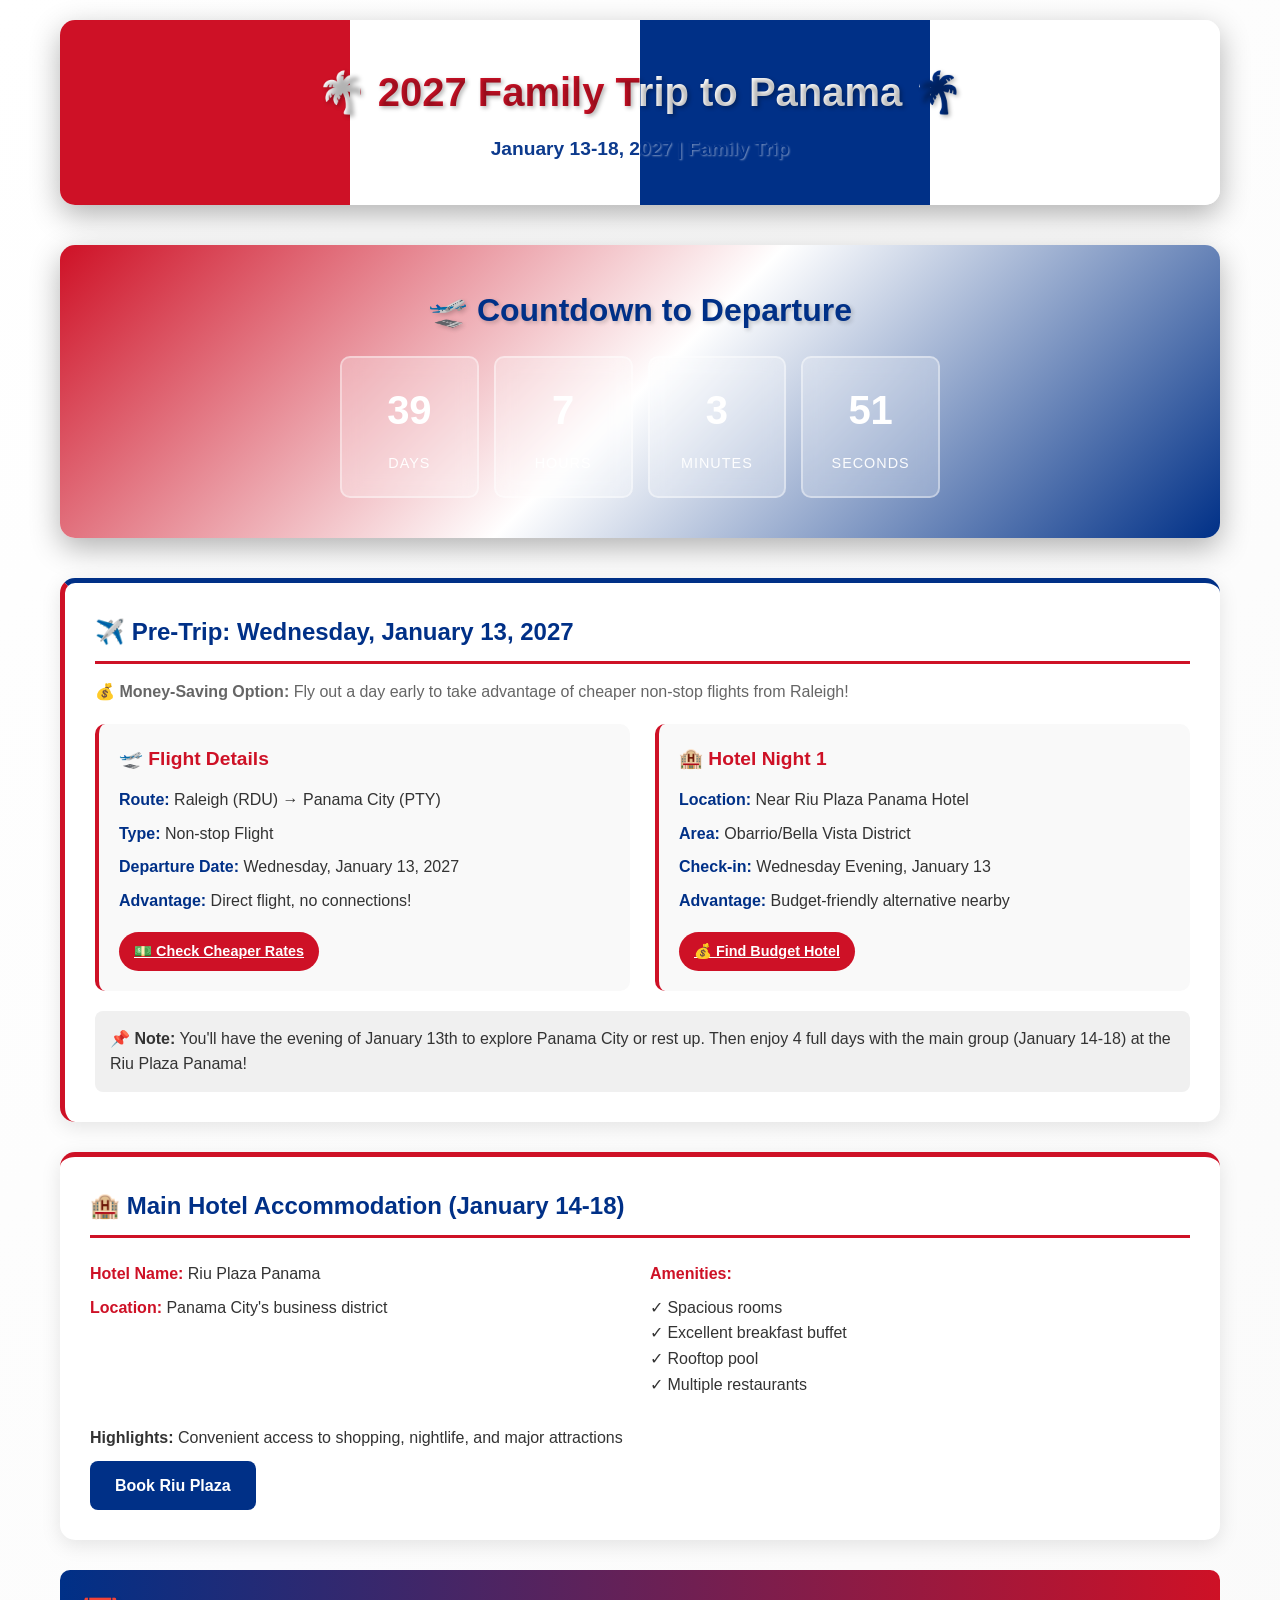
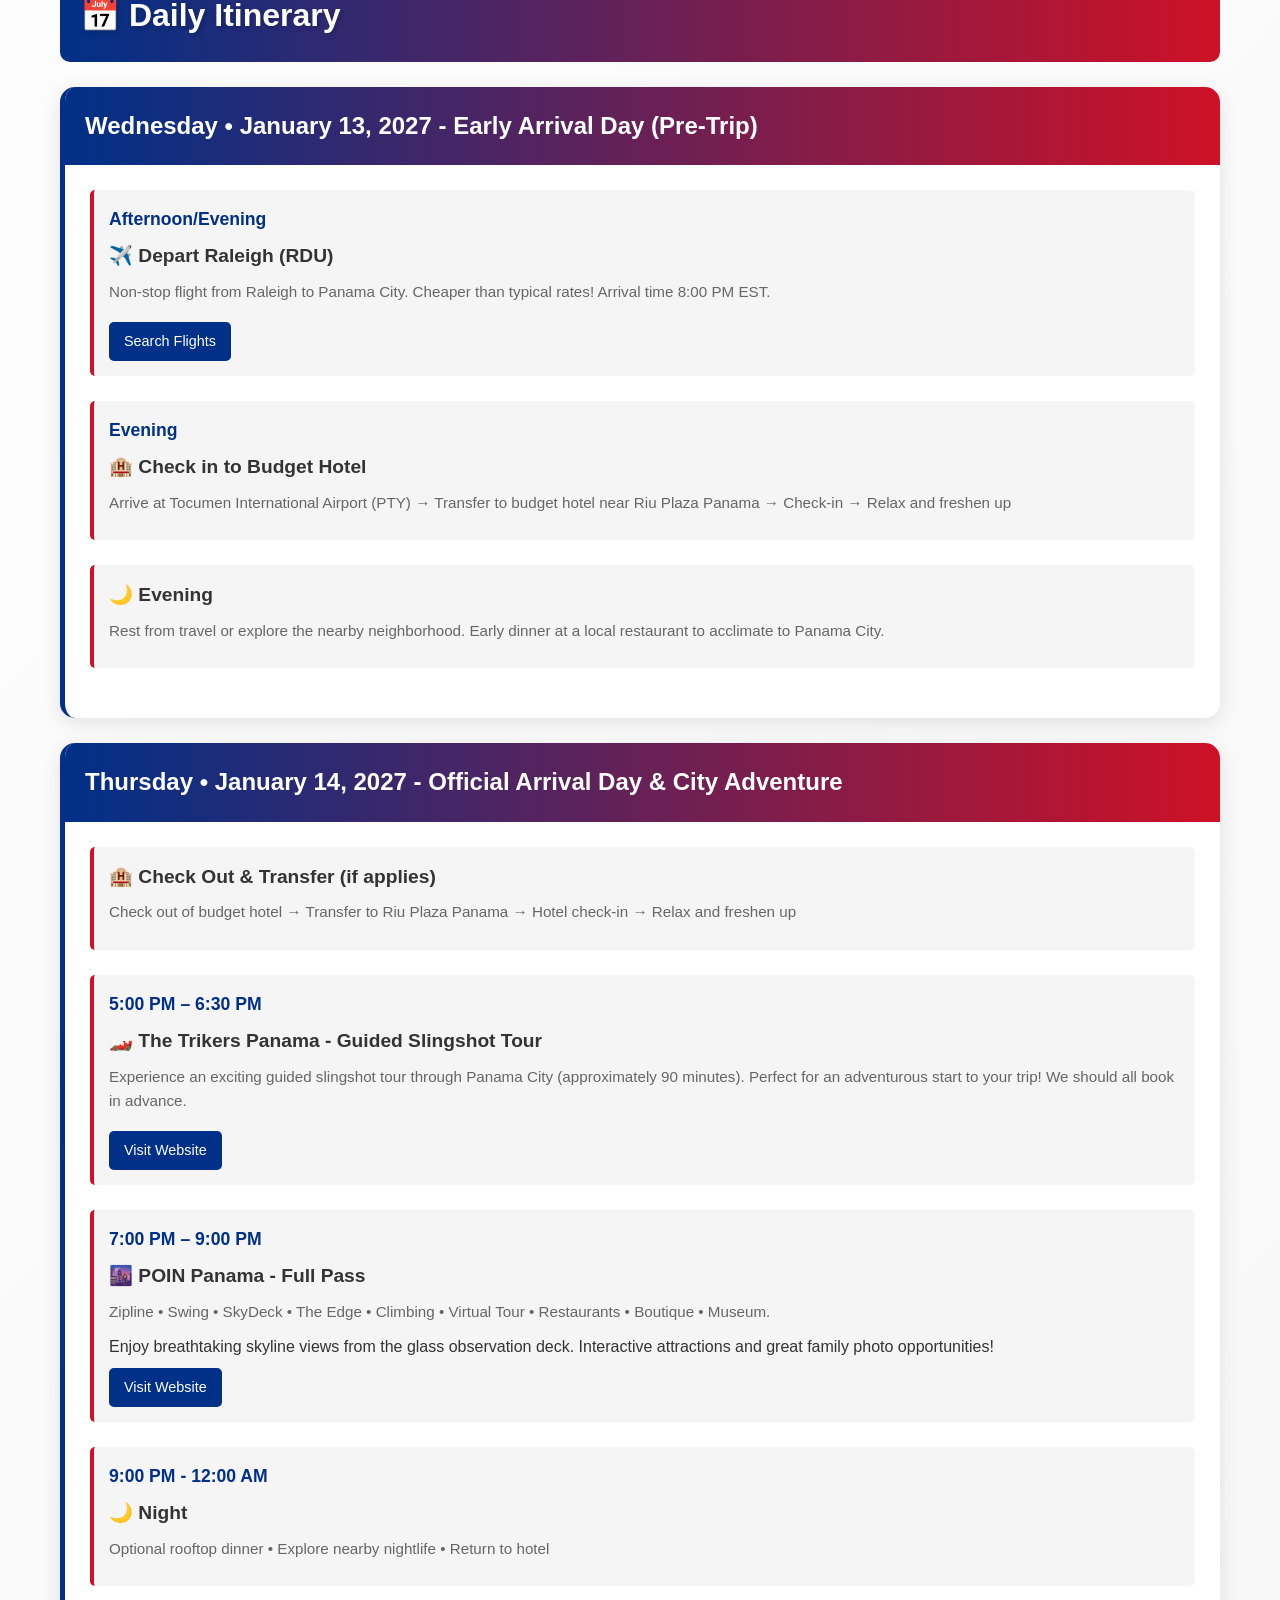
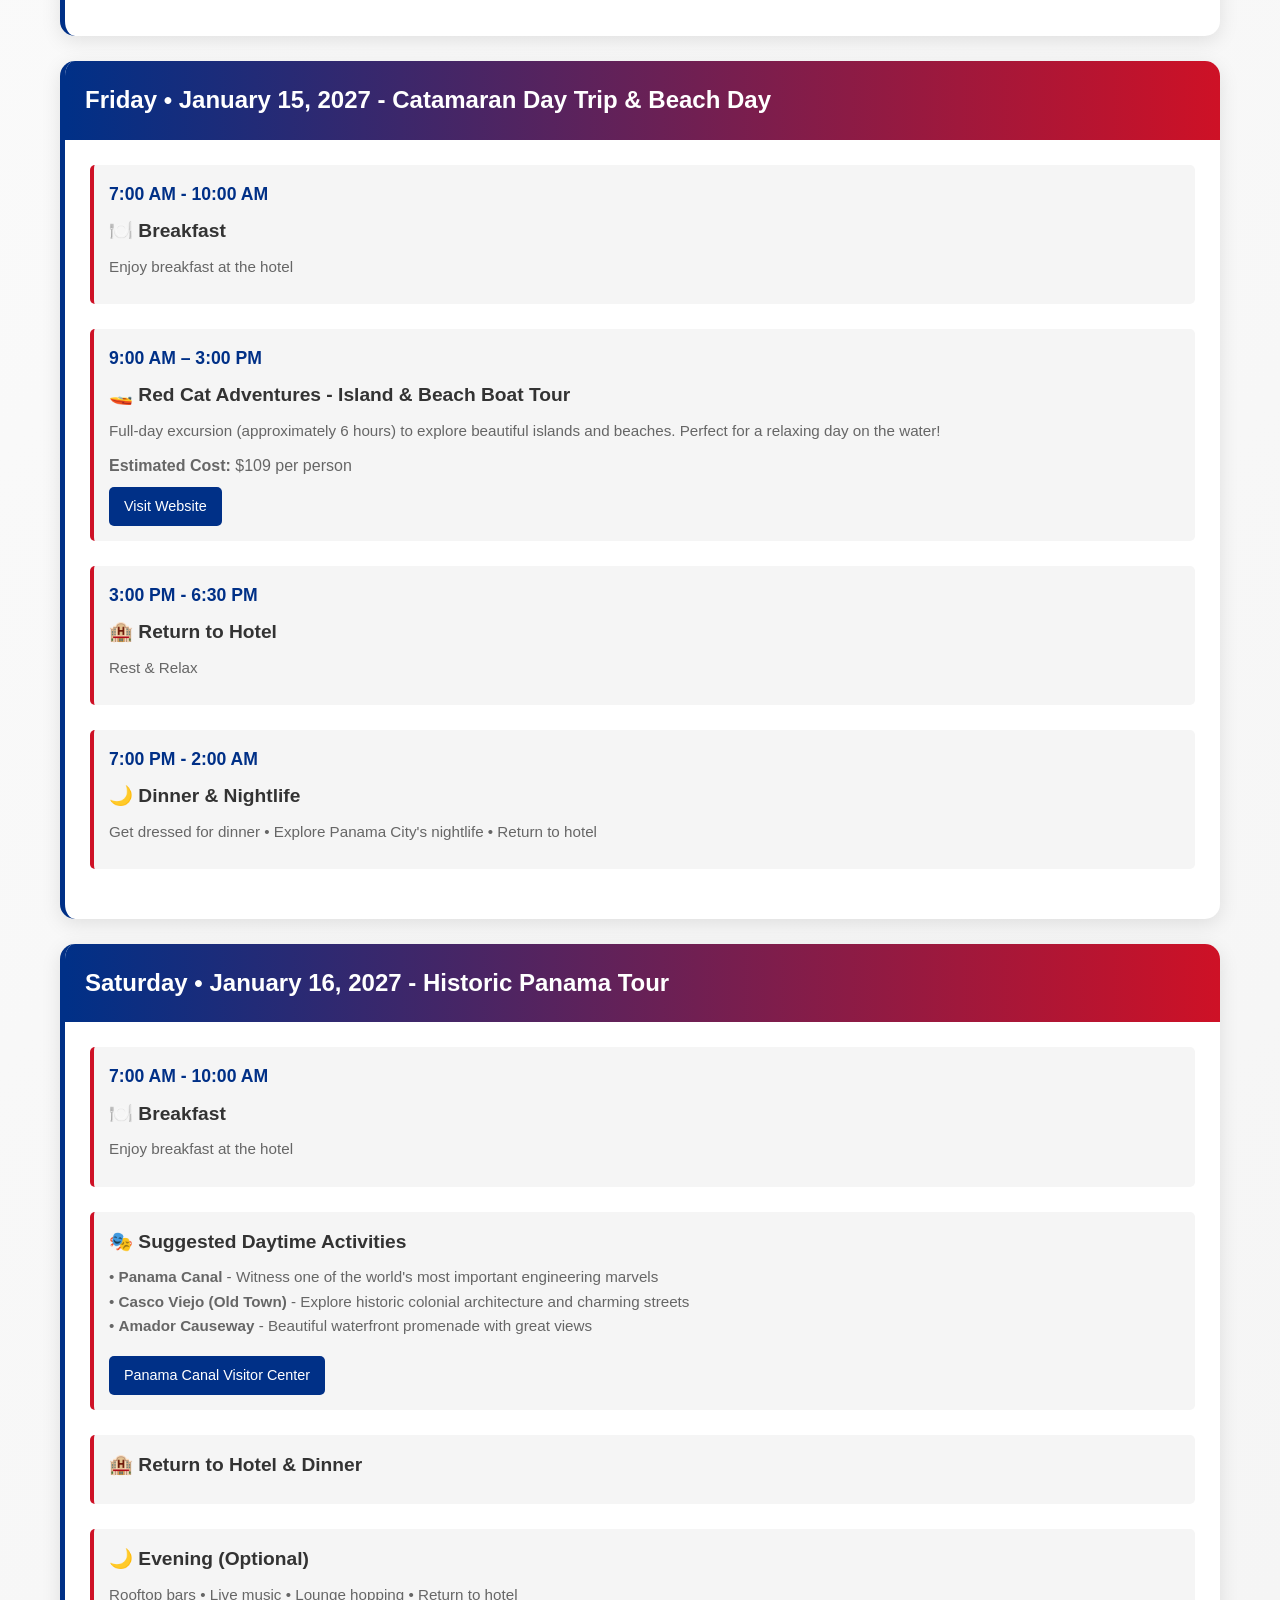
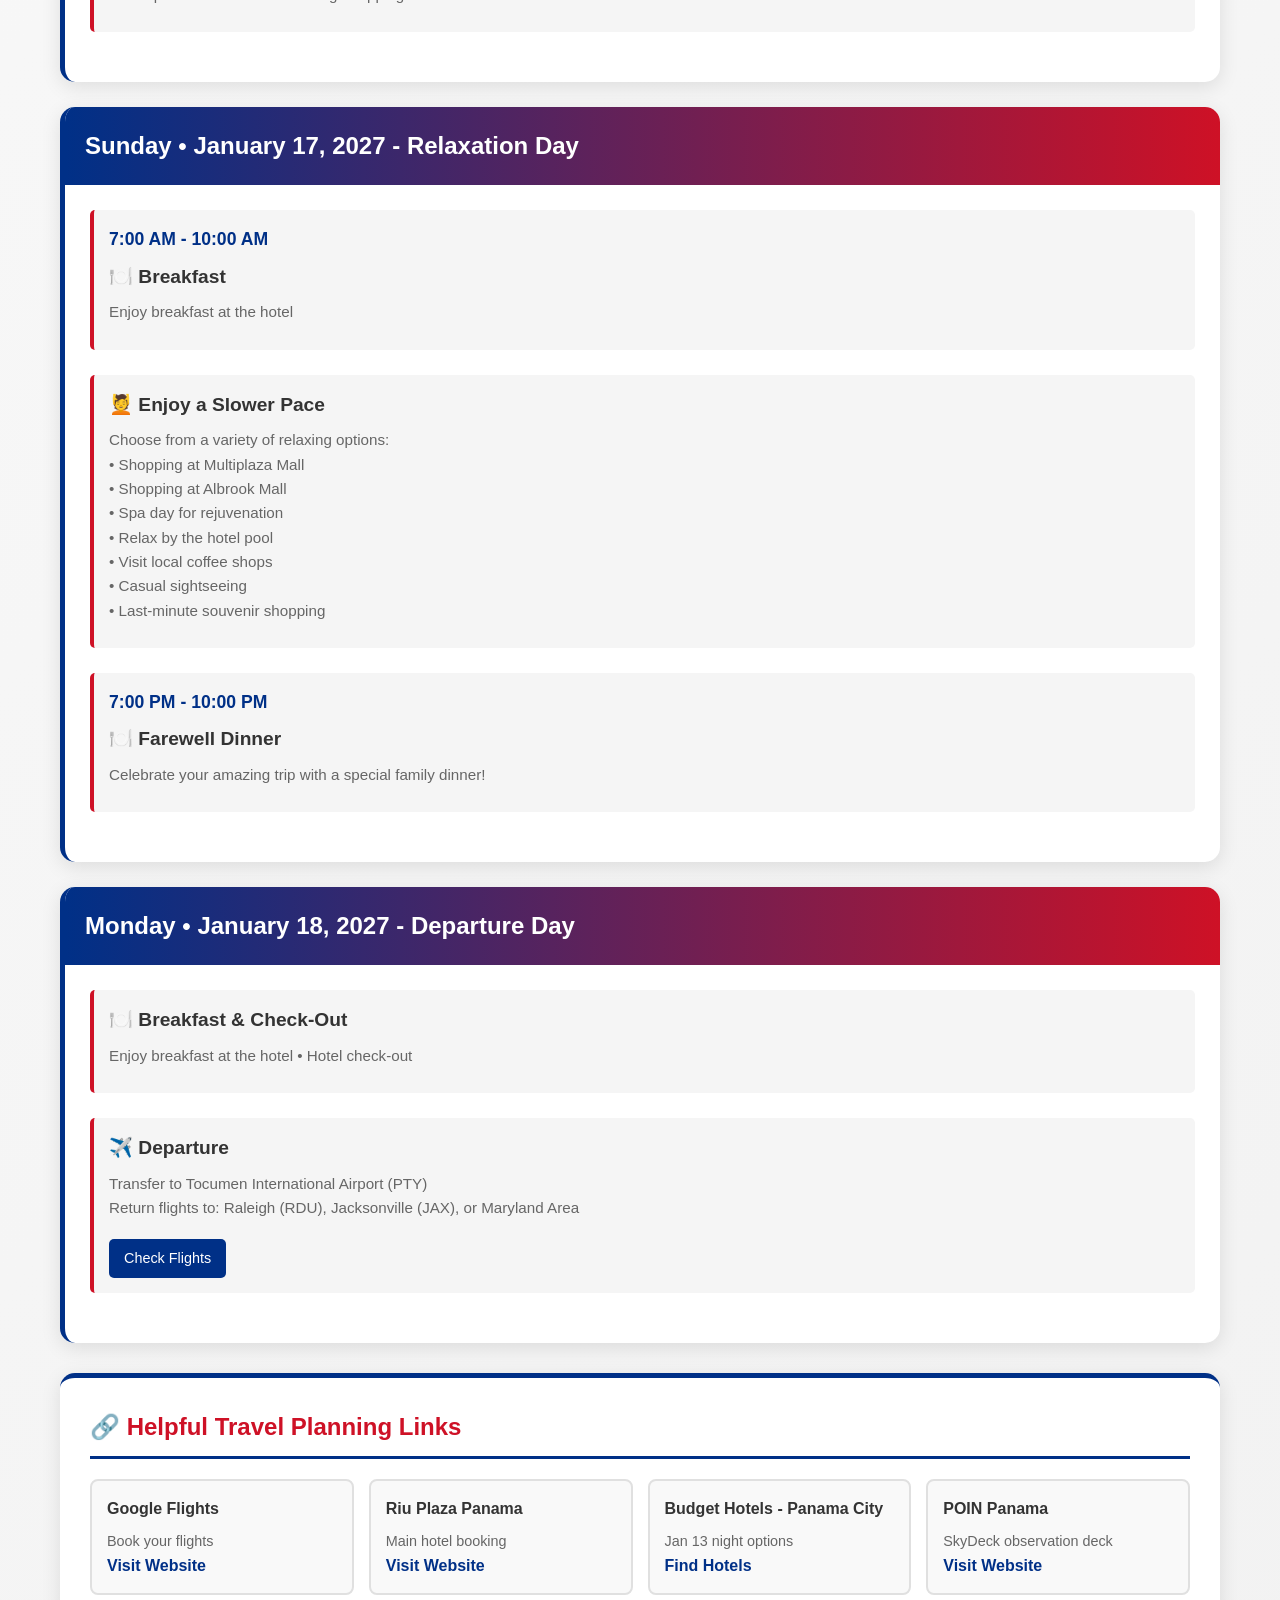
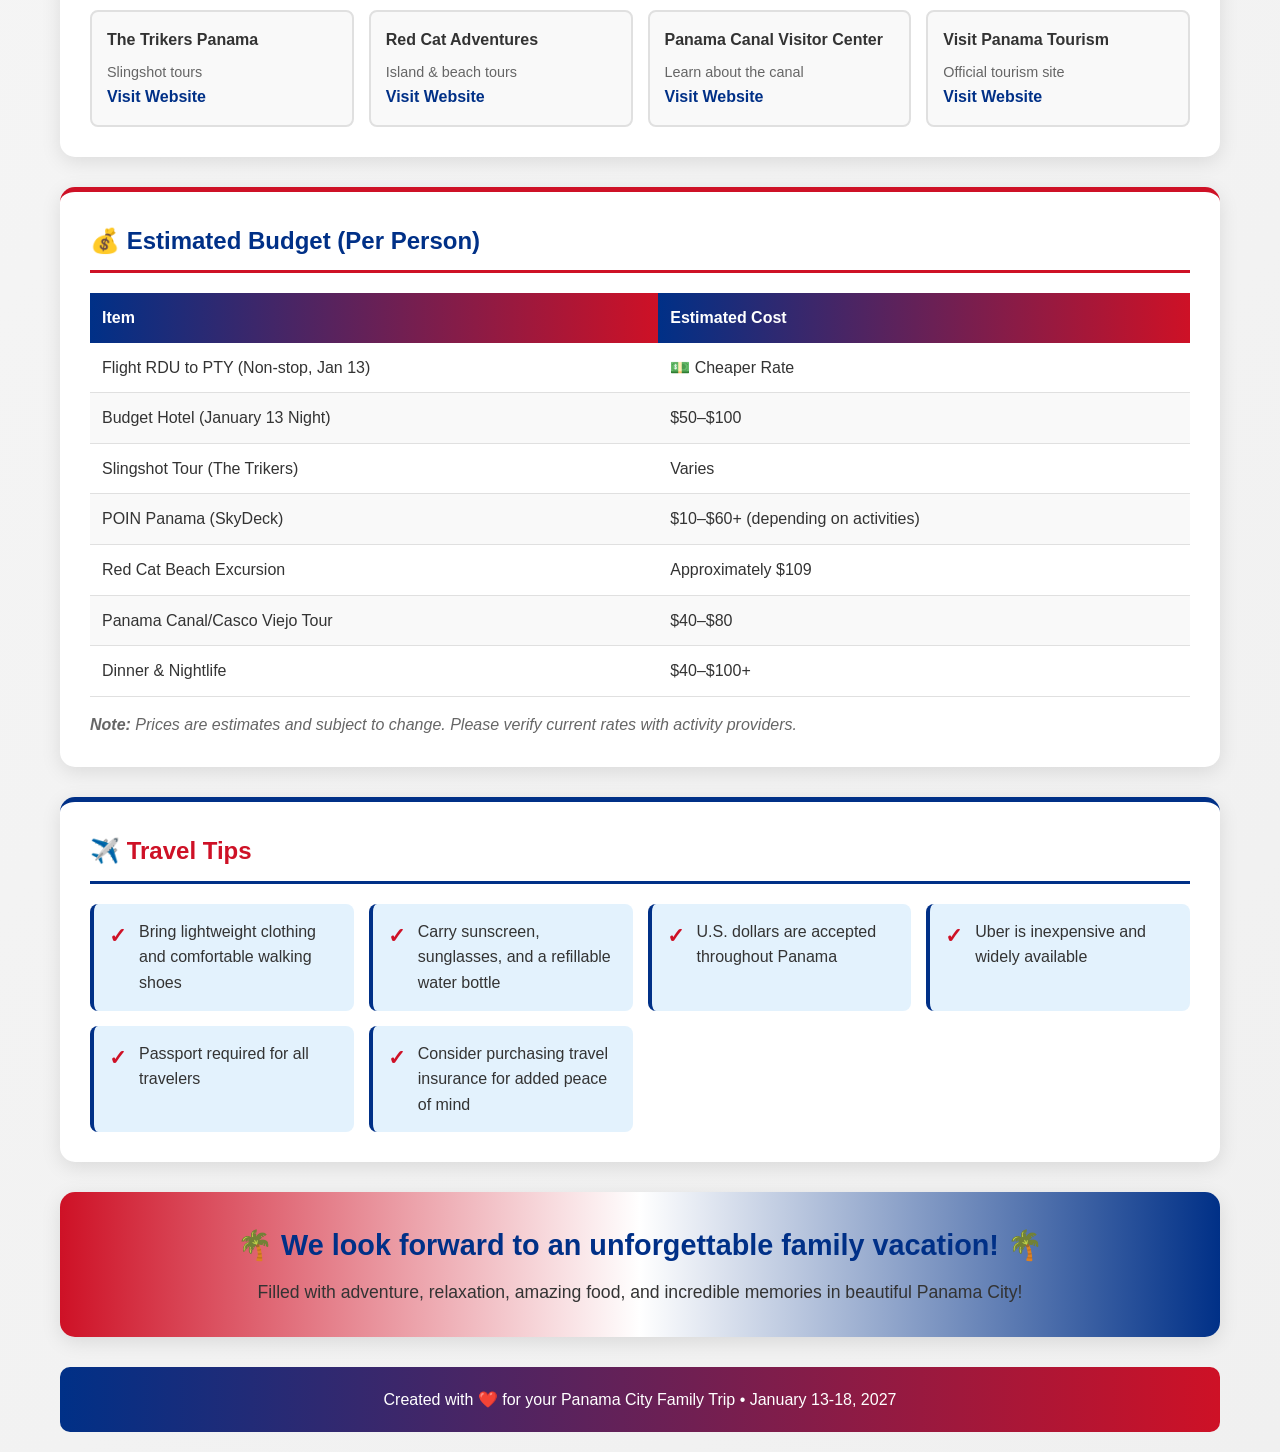
<file: index.html>
<!DOCTYPE html>
<html lang="en">
<head>
    <meta charset="UTF-8">
    <meta name="viewport" content="width=device-width, initial-scale=1.0">
    <title>Panama Family Trip - January 2027</title>
    <style>
        * {
            margin: 0;
            padding: 0;
            box-sizing: border-box;
        }

        body {
            font-family: 'Segoe UI', Tahoma, Geneva, Verdana, sans-serif;
            background: linear-gradient(135deg, #FFFFFF 0%, #F0F0F0 100%);
            color: #333;
            line-height: 1.6;
        }

        .container {
            max-width: 1200px;
            margin: 0 auto;
            padding: 20px;
        }

        header {
            background: linear-gradient(90deg, #CE1126 0%, #CE1126 25%, #FFFFFF 25%, #FFFFFF 50%, #003087 50%, #003087 75%, #FFFFFF 75%, #FFFFFF 100%);
            color: white;
            padding: 40px 20px;
            border-radius: 15px;
            text-align: center;
            margin-bottom: 40px;
            box-shadow: 0 10px 30px rgba(0,0,0,0.3);
        }

        header h1 {
            font-size: 2.5em;
            margin-bottom: 10px;
            text-shadow: 2px 2px 4px rgba(0,0,0,0.3);
            background: linear-gradient(90deg, #FFFFFF 0%, #FFFFFF 25%, #CE1126 25%, #CE1126 50%, #FFFFFF 50%, #FFFFFF 75%, #003087 75%, #003087 100%);
            -webkit-background-clip: text;
            -webkit-text-fill-color: transparent;
            background-clip: text;
            font-weight: bold;
        }

        header p {
            font-size: 1.2em;
            opacity: 0.95;
            color: #003087;
            font-weight: bold;
            text-shadow: 1px 1px 2px rgba(255,255,255,0.5);
        }

        .countdown-section {
            background: linear-gradient(135deg, #CE1126 0%, #FFFFFF 50%, #003087 100%);
            color: white;
            padding: 40px 20px;
            border-radius: 15px;
            text-align: center;
            margin-bottom: 40px;
            box-shadow: 0 10px 30px rgba(0,0,0,0.3);
        }

        .countdown-section h2 {
            font-size: 2em;
            margin-bottom: 20px;
            text-shadow: 2px 2px 4px rgba(0,0,0,0.2);
            color: #003087;
        }

        .countdown-timer {
            display: grid;
            grid-template-columns: repeat(auto-fit, minmax(100px, 1fr));
            gap: 15px;
            max-width: 600px;
            margin: 0 auto;
        }

        .countdown-unit {
            background: rgba(255,255,255,0.25);
            padding: 20px;
            border-radius: 10px;
            backdrop-filter: blur(10px);
            border: 2px solid rgba(255,255,255,0.4);
        }

        .countdown-value {
            font-size: 2.5em;
            font-weight: bold;
            display: block;
            margin-bottom: 8px;
            color: white;
        }

        .countdown-label {
            font-size: 0.9em;
            opacity: 0.95;
            text-transform: uppercase;
            letter-spacing: 1px;
            color: white;
        }

        .pre-trip-section {
            background: white;
            padding: 30px;
            border-radius: 15px;
            margin-bottom: 30px;
            box-shadow: 0 5px 20px rgba(0,0,0,0.1);
            border-left: 5px solid #CE1126;
            border-top: 5px solid #003087;
        }

        .pre-trip-section h2 {
            color: #003087;
            margin-bottom: 15px;
            border-bottom: 3px solid #CE1126;
            padding-bottom: 10px;
            font-size: 1.5em;
        }

        .pre-trip-grid {
            display: grid;
            grid-template-columns: 1fr 1fr;
            gap: 25px;
            margin-bottom: 20px;
        }

        .pre-trip-item {
            background: #f9f9f9;
            padding: 20px;
            border-radius: 10px;
            border-left: 4px solid #CE1126;
        }

        .pre-trip-item h3 {
            color: #CE1126;
            margin-bottom: 12px;
            font-size: 1.2em;
        }

        .pre-trip-item p {
            margin: 8px 0;
            color: #333;
        }

        .pre-trip-item strong {
            color: #003087;
        }

        .savings-badge {
            display: inline-block;
            background: #CE1126;
            color: white;
            padding: 8px 15px;
            border-radius: 20px;
            font-size: 0.9em;
            font-weight: bold;
            margin-top: 10px;
        }

        .hotel-section {
            background: white;
            padding: 30px;
            border-radius: 15px;
            margin-bottom: 30px;
            box-shadow: 0 5px 20px rgba(0,0,0,0.1);
            border-top: 5px solid #CE1126;
        }

        .hotel-section h2 {
            color: #003087;
            margin-bottom: 15px;
            border-bottom: 3px solid #CE1126;
            padding-bottom: 10px;
        }

        .hotel-info {
            display: grid;
            grid-template-columns: 1fr 1fr;
            gap: 20px;
            margin-bottom: 20px;
        }

        .hotel-info p {
            margin: 8px 0;
        }

        .hotel-info strong {
            color: #CE1126;
        }

        .booking-button {
            display: inline-block;
            background: #003087;
            color: white;
            padding: 12px 25px;
            border-radius: 8px;
            text-decoration: none;
            font-weight: bold;
            transition: all 0.3s ease;
            margin-top: 10px;
            margin-right: 10px;
            cursor: pointer;
            border: none;
        }

        .booking-button:hover {
            background: #CE1126;
            transform: translateY(-2px);
            box-shadow: 0 5px 15px rgba(206,17,38,0.3);
        }

        .itinerary {
            margin-bottom: 30px;
        }

        .day-card {
            background: white;
            border-radius: 15px;
            overflow: hidden;
            margin-bottom: 25px;
            box-shadow: 0 5px 20px rgba(0,0,0,0.1);
            transition: transform 0.3s ease;
            border-left: 5px solid #003087;
        }

        .day-card:hover {
            transform: translateY(-5px);
        }

        .day-header {
            background: linear-gradient(90deg, #003087 0%, #CE1126 100%);
            color: white;
            padding: 20px;
            font-size: 1.5em;
            font-weight: bold;
        }

        .day-content {
            padding: 25px;
        }

        .activity {
            margin-bottom: 25px;
            padding: 15px;
            background: #f5f5f5;
            border-left: 4px solid #CE1126;
            border-radius: 5px;
        }

        .activity-time {
            color: #003087;
            font-weight: bold;
            margin-bottom: 8px;
            font-size: 1.1em;
        }

        .activity-title {
            color: #333;
            font-size: 1.2em;
            font-weight: bold;
            margin-bottom: 8px;
        }

        .activity-description {
            color: #666;
            margin-bottom: 10px;
            font-size: 0.95em;
        }

        .activity-link {
            display: inline-block;
            background: #003087;
            color: white;
            padding: 8px 15px;
            border-radius: 5px;
            text-decoration: none;
            font-size: 0.9em;
            margin-top: 8px;
            transition: all 0.3s ease;
        }

        .activity-link:hover {
            background: #CE1126;
        }

        .section-title {
            color: white;
            font-size: 2em;
            margin-bottom: 25px;
            text-shadow: 2px 2px 4px rgba(0,0,0,0.2);
            padding: 20px;
            background: linear-gradient(90deg, #003087 0%, #CE1126 100%);
            border-radius: 10px;
        }

        .links-section {
            background: white;
            padding: 30px;
            border-radius: 15px;
            margin-bottom: 30px;
            box-shadow: 0 5px 20px rgba(0,0,0,0.1);
            border-top: 5px solid #003087;
        }

        .links-section h2 {
            color: #CE1126;
            margin-bottom: 20px;
            border-bottom: 3px solid #003087;
            padding-bottom: 10px;
        }

        .links-grid {
            display: grid;
            grid-template-columns: repeat(auto-fit, minmax(250px, 1fr));
            gap: 15px;
        }

        .link-item {
            background: #f9f9f9;
            padding: 15px;
            border-radius: 8px;
            border: 2px solid #E0E0E0;
            transition: all 0.3s ease;
        }

        .link-item:hover {
            background: #f0f0f0;
            border-color: #003087;
            box-shadow: 0 3px 10px rgba(0,48,135,0.2);
        }

        .link-item a {
            color: #003087;
            text-decoration: none;
            font-weight: bold;
        }

        .link-item a:hover {
            color: #CE1126;
        }

        .budget-section {
            background: white;
            padding: 30px;
            border-radius: 15px;
            margin-bottom: 30px;
            box-shadow: 0 5px 20px rgba(0,0,0,0.1);
            border-top: 5px solid #CE1126;
        }

        .budget-section h2 {
            color: #003087;
            margin-bottom: 20px;
            border-bottom: 3px solid #CE1126;
            padding-bottom: 10px;
        }

        .budget-table {
            width: 100%;
            border-collapse: collapse;
        }

        .budget-table th {
            background: linear-gradient(90deg, #003087 0%, #CE1126 100%);
            color: white;
            padding: 12px;
            text-align: left;
            font-weight: bold;
        }

        .budget-table td {
            padding: 12px;
            border-bottom: 1px solid #e0e0e0;
        }

        .budget-table tr:nth-child(even) {
            background: #f9f9f9;
        }

        .tips-section {
            background: white;
            padding: 30px;
            border-radius: 15px;
            margin-bottom: 30px;
            box-shadow: 0 5px 20px rgba(0,0,0,0.1);
            border-top: 5px solid #003087;
        }

        .tips-section h2 {
            color: #CE1126;
            margin-bottom: 20px;
            border-bottom: 3px solid #003087;
            padding-bottom: 10px;
        }

        .tips-grid {
            display: grid;
            grid-template-columns: repeat(auto-fit, minmax(250px, 1fr));
            gap: 15px;
        }

        .tip {
            background: #e3f2fd;
            padding: 15px;
            border-radius: 8px;
            border-left: 4px solid #003087;
            display: flex;
            align-items: flex-start;
        }

        .tip::before {
            content: "✓";
            color: #CE1126;
            font-weight: bold;
            margin-right: 12px;
            font-size: 1.3em;
            flex-shrink: 0;
        }

        .farewell {
            background: linear-gradient(90deg, #CE1126 0%, #FFFFFF 50%, #003087 100%);
            color: #333;
            padding: 30px;
            border-radius: 15px;
            text-align: center;
            margin-bottom: 30px;
            box-shadow: 0 5px 20px rgba(0,0,0,0.1);
        }

        .farewell h2 {
            font-size: 1.8em;
            margin-bottom: 10px;
            color: #003087;
        }

        .farewell p {
            color: #333;
        }

        footer {
            background: linear-gradient(90deg, #003087 0%, #CE1126 100%);
            color: white;
            text-align: center;
            padding: 20px;
            border-radius: 10px;
            margin-top: 30px;
        }

        @media (max-width: 768px) {
            header h1 {
                font-size: 1.8em;
            }

            .countdown-section h2 {
                font-size: 1.5em;
            }

            .countdown-timer {
                grid-template-columns: repeat(2, 1fr);
            }

            .countdown-value {
                font-size: 2em;
            }

            .hotel-info {
                grid-template-columns: 1fr;
            }

            .pre-trip-grid {
                grid-template-columns: 1fr;
            }

            .links-grid {
                grid-template-columns: 1fr;
            }

            .tips-grid {
                grid-template-columns: 1fr;
            }

            .day-header {
                font-size: 1.2em;
            }
        }
    </style>
</head>
<body>
    <div class="container">
        <header>
            <h1>🌴 2027 Family Trip to Panama  🌴</h1>
            <p>January 13-18, 2027 | Family Trip</p>
        </header>

        <div class="countdown-section">
            <h2>🛫 Countdown to Departure</h2>
            <div class="countdown-timer">
                <div class="countdown-unit">
                    <span class="countdown-value" id="days">0</span>
                    <span class="countdown-label">Days</span>
                </div>
                <div class="countdown-unit">
                    <span class="countdown-value" id="hours">0</span>
                    <span class="countdown-label">Hours</span>
                </div>
                <div class="countdown-unit">
                    <span class="countdown-value" id="minutes">0</span>
                    <span class="countdown-label">Minutes</span>
                </div>
                <div class="countdown-unit">
                    <span class="countdown-value" id="seconds">0</span>
                    <span class="countdown-label">Seconds</span>
                </div>
            </div>
        </div>

        <div class="pre-trip-section">
            <h2>✈️ Pre-Trip: Wednesday, January 13, 2027</h2>
            <p style="margin-bottom: 20px; color: #666;"><strong>💰 Money-Saving Option:</strong> Fly out a day early to take advantage of cheaper non-stop flights from Raleigh!</p>
            
            <div class="pre-trip-grid">
                <div class="pre-trip-item">
                    <h3>🛫 Flight Details</h3>
                    <p><strong>Route:</strong> Raleigh (RDU) → Panama City (PTY)</p>
                    <p><strong>Type:</strong> Non-stop Flight</p>
                    <p><strong>Departure Date:</strong> Wednesday, January 13, 2027</p>
                    <p><strong>Advantage:</strong> Direct flight, no connections!</p>
                    <a href="https://www.google.com/travel/flights/search?tfs=CBwQAhoeEgoyMDI3LTAxLTEzagcIARIDUkRVcgcIARIDUFRZGh4SCjIwMjctMDEtMThqBwgBEgNQVFlyBwgBEgNSRFVAAUgBcAGCAQsI____________AZgBAQ&tfu=EgYIABAAGAA&hl=en-US&gl=US" target="_blank" class="savings-badge">💵 Check Cheaper Rates</a>
                </div>

                <div class="pre-trip-item">
                    <h3>🏨 Hotel Night 1</h3>
                    <p><strong>Location:</strong> Near Riu Plaza Panama Hotel</p>
                    <p><strong>Area:</strong> Obarrio/Bella Vista District</p>
                    <p><strong>Check-in:</strong> Wednesday Evening, January 13</p>
                    <p><strong>Advantage:</strong> Budget-friendly alternative nearby</p>
                    <a href="https://www.booking.com/searchresults.html?ss=Panama+City&ssne=Panama+City&ssne_untouched=Panama+City&efdco=1&label=msn-8zoYOfVtrBOEstYLRvkliA-80195829867791%3Atikwd-80195992120973%3Aloc-190%3Aneo%3Amte%3Alp82857%3Adec%3Acid518940964%3Aagid1283131369234677%3Aclkid516ccd80042d14cde12aa7d6b6e530bd&aid=2369661&lang=en-us&sb=1&src_elem=sb&src=index&dest_id=-168008&dest_type=city&checkin=2027-01-13&checkout=2027-01-14&group_adults=2&no_rooms=1&group_children=0" target="_blank" class="savings-badge">💰 Find Budget Hotel</a>
                </div>
            </div>

            <p style="color: #333; background: #f0f0f0; padding: 15px; border-radius: 8px; margin-top: 15px;">
                <strong>📌 Note:</strong> You'll have the evening of January 13th to explore Panama City or rest up. Then enjoy 4 full days with the main group (January 14-18) at the Riu Plaza Panama!
            </p>
        </div>

        <div class="hotel-section">
            <h2>🏨 Main Hotel Accommodation (January 14-18)</h2>
            <div class="hotel-info">
                <div>
                    <p><strong>Hotel Name:</strong> Riu Plaza Panama</p>
                    <p><strong>Location:</strong> Panama City's business district</p>
                </div>
                <div>
                    <p><strong>Amenities:</strong></p>
                    <p>✓ Spacious rooms<br>✓ Excellent breakfast buffet<br>✓ Rooftop pool<br>✓ Multiple restaurants</p>
                </div>
            </div>
            <p><strong>Highlights:</strong> Convenient access to shopping, nightlife, and major attractions</p>
            <a href="https://www.booking.com/hotel/pa/riu-plaza-panama.html" class="booking-button">Book Riu Plaza</a>
        </div>

        <h1 class="section-title">📅 Daily Itinerary</h1>

        <div class="itinerary">
            <!-- Wednesday -->
            <div class="day-card">
                <div class="day-header">Wednesday • January 13, 2027 - Early Arrival Day (Pre-Trip)</div>
                <div class="day-content">
                    <div class="activity">
                        <div class="activity-time">Afternoon/Evening</div>
                        <div class="activity-title">✈️ Depart Raleigh (RDU)</div>
                        <div class="activity-description">
                            Non-stop flight from Raleigh to Panama City. Cheaper than typical rates! Arrival time 8:00 PM EST.
                        </div>
                        <a href="https://www.google.com/travel/flights/search?tfs=CBwQAhoeEgoyMDI3LTAxLTEzagcIARIDUkRVcgcIARIDUFRZGh4SCjIwMjctMDEtMThqBwgBEgNQVFlyBwgBEgNSRFVAAUgBcAGCAQsI____________AZgBAQ&tfu=EgYIABAAGAA&hl=en-US&gl=US" target="_blank" class="activity-link">Search Flights</a>
                    </div>

                    <div class="activity">
                        <div class="activity-time">Evening</div>
                        <div class="activity-title">🏨 Check in to Budget Hotel</div>
                        <div class="activity-description">
                            Arrive at Tocumen International Airport (PTY) → Transfer to budget hotel near Riu Plaza Panama → Check-in → Relax and freshen up
                        </div>
                    </div>

                    <div class="activity">
                        <div class="activity-title">🌙 Evening</div>
                        <div class="activity-description">
                            Rest from travel or explore the nearby neighborhood. Early dinner at a local restaurant to acclimate to Panama City.
                        </div>
                    </div>
                </div>
            </div>

            <!-- Thursday -->
            <div class="day-card">
                <div class="day-header">Thursday • January 14, 2027 - Official Arrival Day & City Adventure</div>
                <div class="day-content">
                    <div class="activity">
                        <div class="activity-title">🏨 Check Out & Transfer (if applies)</div>
                        <div class="activity-description">
                            Check out of budget hotel → Transfer to Riu Plaza Panama → Hotel check-in → Relax and freshen up
                        </div>
                    </div>

                    <div class="activity">
                        <div class="activity-time">5:00 PM – 6:30 PM</div>
                        <div class="activity-title">🏎️ The Trikers Panama - Guided Slingshot Tour</div>
                        <div class="activity-description">
                            Experience an exciting guided slingshot tour through Panama City (approximately 90 minutes). Perfect for an adventurous start to your trip! We should all book in advance.
                        </div>
                        <a href="https://www.thetrikers.com/" class="activity-link">Visit Website</a>
                    </div>

                    <div class="activity">
                        <div class="activity-time">7:00 PM – 9:00 PM</div>
                        <div class="activity-title">🌆 POIN Panama - Full Pass</div>
                        <div class="activity-description">
Zipline • Swing • SkyDeck • The Edge • Climbing • Virtual Tour • Restaurants • Boutique • Museum.</div>
                         <div>   Enjoy breathtaking skyline views from the glass observation deck. Interactive attractions and great family photo opportunities! 
                        </div>
                        <a href="https://poinpanama.com/en/" class="activity-link">Visit Website</a>
                    </div>

                    <div class="activity">
		<div class="activity-time">9:00 PM - 12:00 AM</div>
                        <div class="activity-title">🌙 Night</div>
                        <div class="activity-description">
                            Optional rooftop dinner • Explore nearby nightlife • Return to hotel
                        </div>
                    </div>
                </div>
            </div>

            <!-- Friday -->
            <div class="day-card">
                <div class="day-header">Friday • January 15, 2027 - Catamaran Day Trip & Beach Day</div>
                <div class="day-content">
                    <div class="activity">
			<div class="activity-time">7:00 AM - 10:00 AM</div>
                        <div class="activity-title">🍽️ Breakfast</div>
                        <div class="activity-description">Enjoy breakfast at the hotel</div>
                    </div>

                    <div class="activity">
	<div class="activity-time">9:00 AM – 3:00 PM</div>
                        <div class="activity-title">🚤 Red Cat Adventures - Island & Beach Boat Tour</div>
                        <div class="activity-description">
                            Full-day excursion (approximately 6 hours) to explore beautiful islands and beaches. Perfect for a relaxing day on the water!
                        </div>
                        <p style="margin-top: 10px; color: #666;"><strong>Estimated Cost:</strong> $109 per person</p>
                        <a href="https://www.redcatpanama.com" class="activity-link">Visit Website</a>
                    </div>

                    <div class="activity">
			<div class="activity-time">3:00 PM - 6:30 PM </div>
                        <div class="activity-title">🏨 Return to Hotel</div>
		<div class="activity-description">Rest & Relax</div>
	</div>

                    <div class="activity">
			<div class="activity-time">7:00 PM - 2:00 AM</div>
                        <div class="activity-title">🌙 Dinner & Nightlife</div>
                        <div class="activity-description">
                            Get dressed for dinner • Explore Panama City's nightlife • Return to hotel
                        </div>
                    </div>
                </div>
            </div>

            <!-- Saturday -->
            <div class="day-card">
                <div class="day-header">Saturday • January 16, 2027 - Historic Panama Tour</div>
                <div class="day-content">
                    <div class="activity">
			<div class="activity-time">7:00 AM - 10:00 AM</div>
                        <div class="activity-title">🍽️ Breakfast</div>
                        <div class="activity-description">Enjoy breakfast at the hotel</div>
                    </div>

                    <div class="activity">
                        <div class="activity-title">🎭 Suggested Daytime Activities</div>
                        <div class="activity-description">
                            • <strong>Panama Canal</strong> - Witness one of the world's most important engineering marvels<br>
                            • <strong>Casco Viejo (Old Town)</strong> - Explore historic colonial architecture and charming streets<br>
                            • <strong>Amador Causeway</strong> - Beautiful waterfront promenade with great views
                        </div>
                        <a href="https://visitcanaldepanama.com" class="activity-link">Panama Canal Visitor Center</a>
                    </div>

                    <div class="activity">
                        <div class="activity-title">🏨 Return to Hotel & Dinner</div>
                    </div>

                    <div class="activity">
                        <div class="activity-title">🌙 Evening (Optional)</div>
                        <div class="activity-description">
                            Rooftop bars • Live music • Lounge hopping • Return to hotel
                        </div>
                    </div>
                </div>
            </div>

            <!-- Sunday -->
            <div class="day-card">
                <div class="day-header">Sunday • January 17, 2027 - Relaxation Day</div>
                <div class="day-content">
                    <div class="activity">
		<div class="activity-time">7:00 AM - 10:00 AM</div>
                        <div class="activity-title">🍽️ Breakfast</div>
                        <div class="activity-description">Enjoy breakfast at the hotel</div>
                    </div>

                    <div class="activity">
                        <div class="activity-title">💆 Enjoy a Slower Pace</div>
                        <div class="activity-description">
                            Choose from a variety of relaxing options:<br>
                            • Shopping at Multiplaza Mall<br>
                            • Shopping at Albrook Mall<br>
                            • Spa day for rejuvenation<br>
                            • Relax by the hotel pool<br>
                            • Visit local coffee shops<br>
                            • Casual sightseeing<br>
                            • Last-minute souvenir shopping
                        </div>
                    </div>

                    <div class="activity">
			<div class="activity-time">7:00 PM - 10:00 PM</div>
                        <div class="activity-title">🍽️ Farewell Dinner</div>
                        <div class="activity-description">
                            Celebrate your amazing trip with a special family dinner!
                        </div>
                    </div>
                </div>
            </div>

            <!-- Monday -->
            <div class="day-card">
                <div class="day-header">Monday • January 18, 2027 - Departure Day</div>
                <div class="day-content">
                    <div class="activity">
                        <div class="activity-title">🍽️ Breakfast & Check-Out</div>
                        <div class="activity-description">
                            Enjoy breakfast at the hotel • Hotel check-out
                        </div>
                    </div>

                    <div class="activity">
                        <div class="activity-title">✈️ Departure</div>
                        <div class="activity-description">
                            Transfer to Tocumen International Airport (PTY)<br>
                            Return flights to: Raleigh (RDU), Jacksonville (JAX), or Maryland Area
                        </div>
                        <a href="https://www.google.com/travel/flights" class="activity-link">Check Flights</a>
                    </div>
                </div>
            </div>
        </div>

        <div class="links-section">
            <h2>🔗 Helpful Travel Planning Links</h2>
            <div class="links-grid">
                <div class="link-item">
                    <strong>Google Flights</strong>
                    <p style="margin-top: 8px; color: #666; font-size: 0.9em;">Book your flights</p>
                    <a href="https://www.google.com/travel/flights">Visit Website</a>
                </div>
                <div class="link-item">
                    <strong>Riu Plaza Panama</strong>
                    <p style="margin-top: 8px; color: #666; font-size: 0.9em;">Main hotel booking</p>
                    <a href="https://www.booking.com/hotel/pa/riu-plaza-panama.html">Visit Website</a>
                </div>
                <div class="link-item">
                    <strong>Budget Hotels - Panama City</strong>
                    <p style="margin-top: 8px; color: #666; font-size: 0.9em;">Jan 13 night options</p>
                    <a href="https://www.booking.com/searchresults.html?ss=Panama+City&ssne=Panama+City&ssne_untouched=Panama+City&efdco=1&label=msn-8zoYOfVtrBOEstYLRvkliA-80195829867791%3Atikwd-80195992120973%3Aloc-190%3Aneo%3Amte%3Alp82857%3Adec%3Acid518940964%3Aagid1283131369234677%3Aclkid516ccd80042d14cde12aa7d6b6e530bd&aid=2369661&lang=en-us&sb=1&src_elem=sb&src=index&dest_id=-168008&dest_type=city&checkin=2027-01-13&checkout=2027-01-14&group_adults=2&no_rooms=1&group_children=0" target="_blank">Find Hotels</a>
                </div>
                <div class="link-item">
                    <strong>POIN Panama</strong>
                    <p style="margin-top: 8px; color: #666; font-size: 0.9em;">SkyDeck observation deck</p>
                    <a href="https://poinpanama.com/en/">Visit Website</a>
                </div>
                <div class="link-item">
                    <strong>The Trikers Panama</strong>
                    <p style="margin-top: 8px; color: #666; font-size: 0.9em;">Slingshot tours</p>
                    <a href="https://www.thetrikers.com/">Visit Website</a>
                </div>
                <div class="link-item">
                    <strong>Red Cat Adventures</strong>
                    <p style="margin-top: 8px; color: #666; font-size: 0.9em;">Island & beach tours</p>
                    <a href="https://www.redcatpanama.com">Visit Website</a>
                </div>
                <div class="link-item">
                    <strong>Panama Canal Visitor Center</strong>
                    <p style="margin-top: 8px; color: #666; font-size: 0.9em;">Learn about the canal</p>
                    <a href="https://visitcanaldepanama.com">Visit Website</a>
                </div>
                <div class="link-item">
                    <strong>Visit Panama Tourism</strong>
                    <p style="margin-top: 8px; color: #666; font-size: 0.9em;">Official tourism site</p>
                    <a href="https://visitpanama.com">Visit Website</a>
                </div>
            </div>
        </div>

        <div class="budget-section">
            <h2>💰 Estimated Budget (Per Person)</h2>
            <table class="budget-table">
                <thead>
                    <tr>
                        <th>Item</th>
                        <th>Estimated Cost</th>
                    </tr>
                </thead>
                <tbody>
                    <tr>
                        <td>Flight RDU to PTY (Non-stop, Jan 13)</td>
                        <td>💵 Cheaper Rate</td>
                    </tr>
                    <tr>
                        <td>Budget Hotel (January 13 Night)</td>
                        <td>$50–$100</td>
                    </tr>
                    <tr>
                        <td>Slingshot Tour (The Trikers)</td>
                        <td>Varies</td>
                    </tr>
                    <tr>
                        <td>POIN Panama (SkyDeck)</td>
                        <td>$10–$60+ (depending on activities)</td>
                    </tr>
                    <tr>
                        <td>Red Cat Beach Excursion</td>
                        <td>Approximately $109</td>
                    </tr>
                    <tr>
                        <td>Panama Canal/Casco Viejo Tour</td>
                        <td>$40–$80</td>
                    </tr>
                    <tr>
                        <td>Dinner & Nightlife</td>
                        <td>$40–$100+</td>
                    </tr>
                </tbody>
            </table>
            <p style="margin-top: 15px; color: #666; font-style: italic;"><strong>Note:</strong> Prices are estimates and subject to change. Please verify current rates with activity providers.</p>
        </div>

        <div class="tips-section">
            <h2>✈️ Travel Tips</h2>
            <div class="tips-grid">
                <div class="tip">Bring lightweight clothing and comfortable walking shoes</div>
                <div class="tip">Carry sunscreen, sunglasses, and a refillable water bottle</div>
                <div class="tip">U.S. dollars are accepted throughout Panama</div>
                <div class="tip">Uber is inexpensive and widely available</div>
                <div class="tip">Passport required for all travelers</div>
                <div class="tip">Consider purchasing travel insurance for added peace of mind</div>
            </div>
        </div>

        <div class="farewell">
            <h2>🌴 We look forward to an unforgettable family vacation! 🌴</h2>
            <p style="font-size: 1.1em;">Filled with adventure, relaxation, amazing food, and incredible memories in beautiful Panama City!</p>
        </div>

        <footer>
            <p>Created with ❤️ for your Panama City Family Trip • January 13-18, 2027</p>
        </footer>
    </div>

    <script>
        function updateCountdown() {
            // Set departure date to January 13, 2027 at midnight
            const departureDate = new Date('2027-01-13T00:00:00').getTime();
            const now = new Date().getTime();
            const timeRemaining = departureDate - now;

            // Calculate time units
            const days = Math.floor(timeRemaining / (1000 * 60 * 60 * 24));
            const hours = Math.floor((timeRemaining % (1000 * 60 * 60 * 24)) / (1000 * 60 * 60));
            const minutes = Math.floor((timeRemaining % (1000 * 60 * 60)) / (1000 * 60));
            const seconds = Math.floor((timeRemaining % (1000 * 60)) / 1000);

            // Update the DOM
            document.getElementById('days').textContent = days;
            document.getElementById('hours').textContent = hours;
            document.getElementById('minutes').textContent = minutes;
            document.getElementById('seconds').textContent = seconds;

            // Stop the countdown at 0
            if (timeRemaining < 0) {
                document.getElementById('days').textContent = '0';
                document.getElementById('hours').textContent = '0';
                document.getElementById('minutes').textContent = '0';
                document.getElementById('seconds').textContent = '0';
            }
        }

        // Update countdown immediately on load
        updateCountdown();

        // Update countdown every second
        setInterval(updateCountdown, 1000);
    </script>
</body>
</html>
</file>
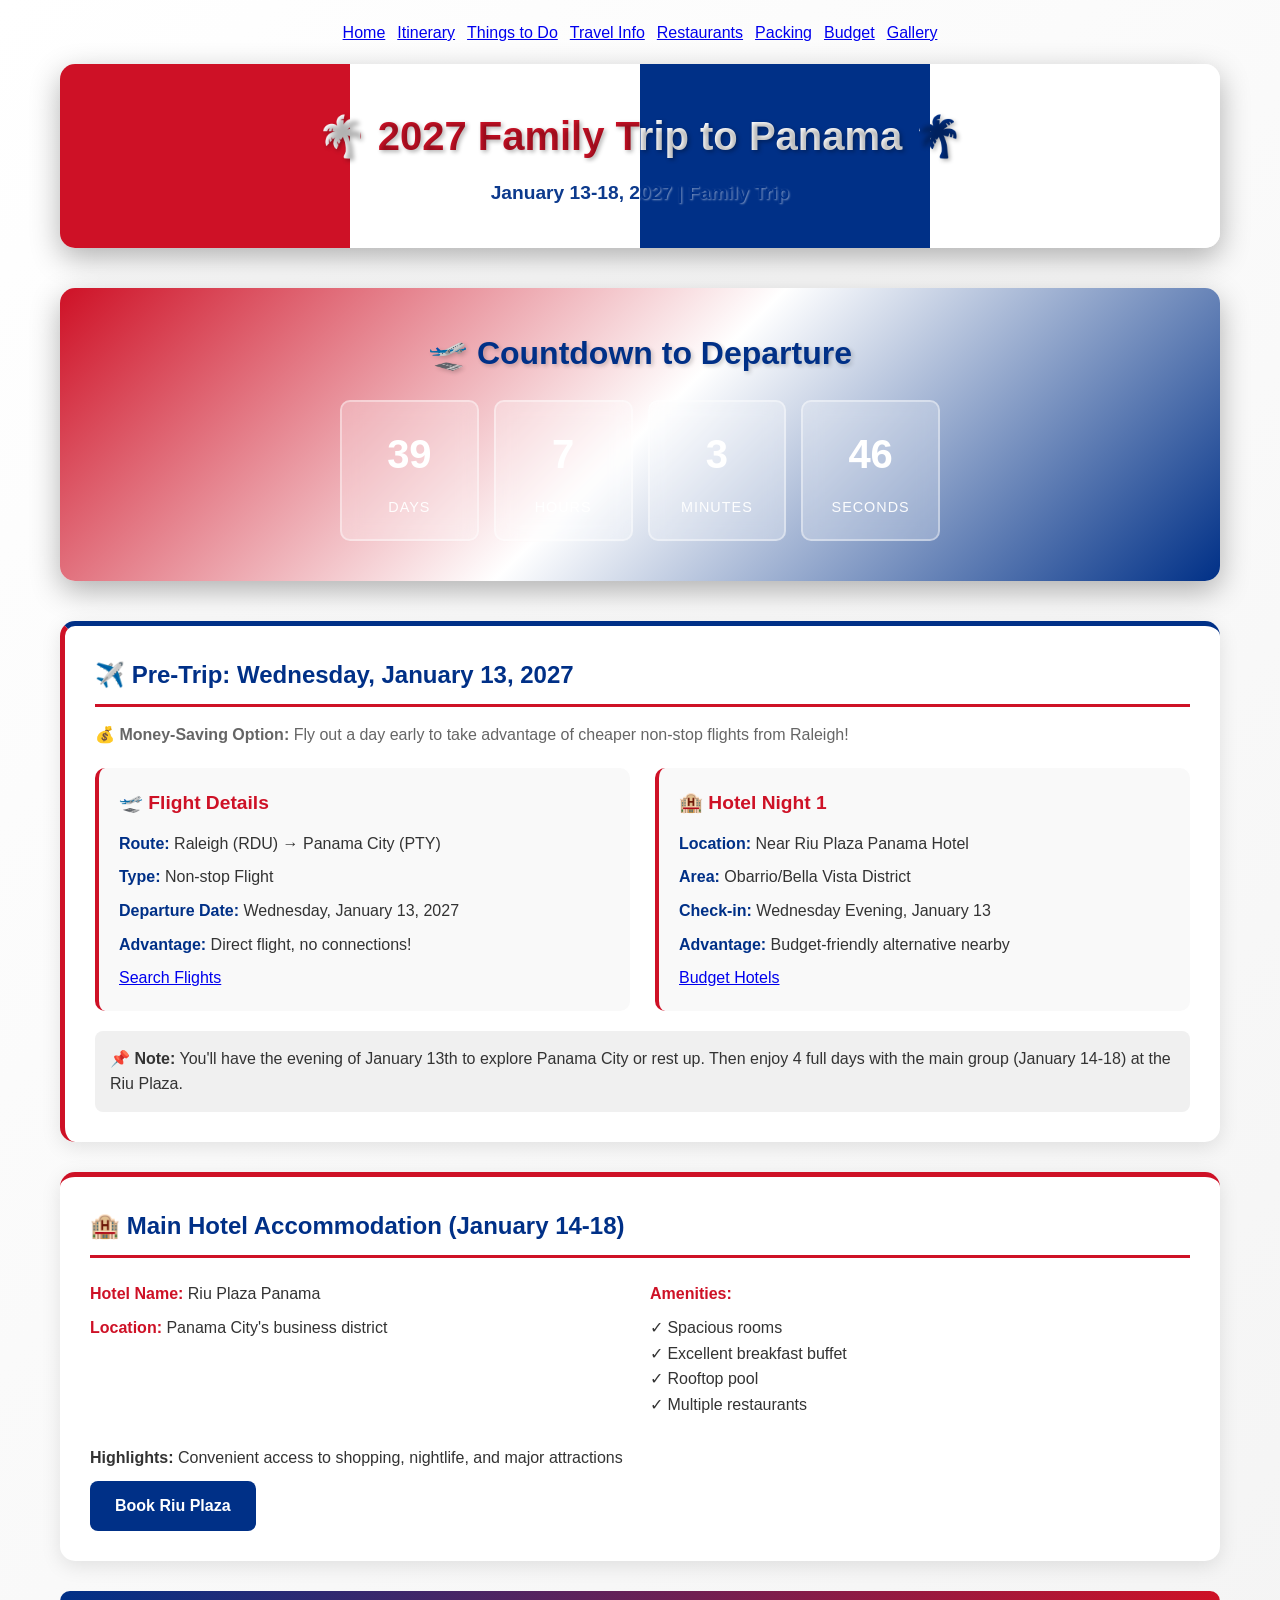
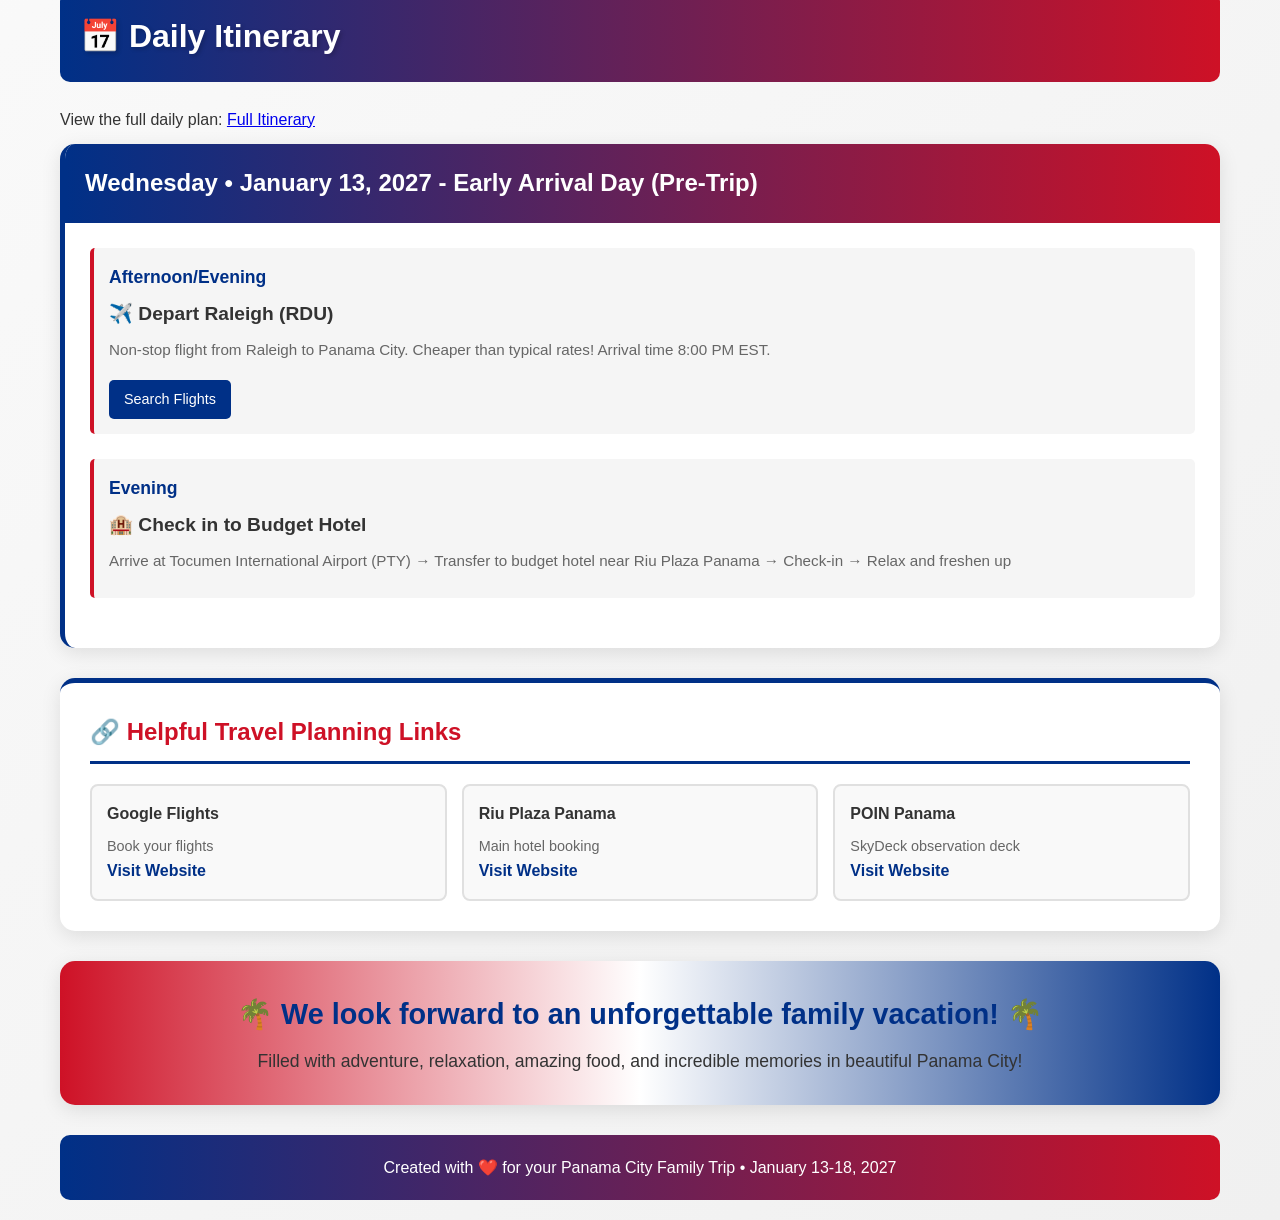
<file: panama-family-trip-2027/index.html>
<!DOCTYPE html>
<html lang="en">
<head>
    <meta charset="UTF-8">
    <meta name="viewport" content="width=device-width, initial-scale=1.0">
    <title>Panama Family Trip - January 2027</title>
    <link rel="stylesheet" href="assets/css/style.css">
</head>
<body>
    <div class="container">
        <nav style="display:flex;gap:12px;justify-content:center;margin-bottom:18px;">
            <a href="index.html">Home</a>
            <a href="itinerary.html">Itinerary</a>
            <a href="#">Things to Do</a>
            <a href="#">Travel Info</a>
            <a href="#">Restaurants</a>
            <a href="#">Packing</a>
            <a href="#">Budget</a>
            <a href="#">Gallery</a>
        </nav>

        <header>
            <h1>🌴 2027 Family Trip to Panama  🌴</h1>
            <p>January 13-18, 2027 | Family Trip</p>
        </header>

        <div class="countdown-section">
            <h2>🛫 Countdown to Departure</h2>
            <div class="countdown-timer">
                <div class="countdown-unit">
                    <span class="countdown-value" id="days">0</span>
                    <span class="countdown-label">Days</span>
                </div>
                <div class="countdown-unit">
                    <span class="countdown-value" id="hours">0</span>
                    <span class="countdown-label">Hours</span>
                </div>
                <div class="countdown-unit">
                    <span class="countdown-value" id="minutes">0</span>
                    <span class="countdown-label">Minutes</span>
                </div>
                <div class="countdown-unit">
                    <span class="countdown-value" id="seconds">0</span>
                    <span class="countdown-label">Seconds</span>
                </div>
            </div>
        </div>

        <div class="pre-trip-section">
            <h2>✈️ Pre-Trip: Wednesday, January 13, 2027</h2>
            <p style="margin-bottom: 20px; color: #666;"><strong>💰 Money-Saving Option:</strong> Fly out a day early to take advantage of cheaper non-stop flights from Raleigh!</p>
            
            <div class="pre-trip-grid">
                <div class="pre-trip-item">
                    <h3>🛫 Flight Details</h3>
                    <p><strong>Route:</strong> Raleigh (RDU) → Panama City (PTY)</p>
                    <p><strong>Type:</strong> Non-stop Flight</p>
                    <p><strong>Departure Date:</strong> Wednesday, January 13, 2027</p>
                    <p><strong>Advantage:</strong> Direct flight, no connections!</p>
                    <a href="https://www.google.com/travel/flights">Search Flights</a>
                </div>

                <div class="pre-trip-item">
                    <h3>🏨 Hotel Night 1</h3>
                    <p><strong>Location:</strong> Near Riu Plaza Panama Hotel</p>
                    <p><strong>Area:</strong> Obarrio/Bella Vista District</p>
                    <p><strong>Check-in:</strong> Wednesday Evening, January 13</p>
                    <p><strong>Advantage:</strong> Budget-friendly alternative nearby</p>
                    <a href="https://www.booking.com/searchresults.html?ss=Panama+City">Budget Hotels</a>
                </div>
            </div>

            <p style="color: #333; background: #f0f0f0; padding: 15px; border-radius: 8px; margin-top: 15px;">
                <strong>📌 Note:</strong> You'll have the evening of January 13th to explore Panama City or rest up. Then enjoy 4 full days with the main group (January 14-18) at the Riu Plaza.
            </p>
        </div>

        <div class="hotel-section">
            <h2>🏨 Main Hotel Accommodation (January 14-18)</h2>
            <div class="hotel-info">
                <div>
                    <p><strong>Hotel Name:</strong> Riu Plaza Panama</p>
                    <p><strong>Location:</strong> Panama City's business district</p>
                </div>
                <div>
                    <p><strong>Amenities:</strong></p>
                    <p>✓ Spacious rooms<br>✓ Excellent breakfast buffet<br>✓ Rooftop pool<br>✓ Multiple restaurants</p>
                </div>
            </div>
            <p><strong>Highlights:</strong> Convenient access to shopping, nightlife, and major attractions</p>
            <a href="https://www.booking.com/hotel/pa/riu-plaza-panama.html" class="booking-button">Book Riu Plaza</a>
        </div>

        <h1 class="section-title">📅 Daily Itinerary</h1>

        <div class="itinerary">
            <!-- Small preview: link to full itinerary page -->
            <p style="margin-bottom:12px;color:#333;">View the full daily plan: <a href="itinerary.html">Full Itinerary</a></p>

            <!-- Departure day summary -->
            <div class="day-card">
                <div class="day-header">Wednesday • January 13, 2027 - Early Arrival Day (Pre-Trip)</div>
                <div class="day-content">
                    <div class="activity">
                        <div class="activity-time">Afternoon/Evening</div>
                        <div class="activity-title">✈️ Depart Raleigh (RDU)</div>
                        <div class="activity-description">
                            Non-stop flight from Raleigh to Panama City. Cheaper than typical rates! Arrival time 8:00 PM EST.
                        </div>
                        <a href="https://www.google.com/travel/flights" class="activity-link">Search Flights</a>
                    </div>

                    <div class="activity">
                        <div class="activity-time">Evening</div>
                        <div class="activity-title">🏨 Check in to Budget Hotel</div>
                        <div class="activity-description">
                            Arrive at Tocumen International Airport (PTY) → Transfer to budget hotel near Riu Plaza Panama → Check-in → Relax and freshen up
                        </div>
                    </div>
                </div>
            </div>
        </div>

        <div class="links-section">
            <h2>🔗 Helpful Travel Planning Links</h2>
            <div class="links-grid">
                <div class="link-item">
                    <strong>Google Flights</strong>
                    <p style="margin-top: 8px; color: #666; font-size: 0.9em;">Book your flights</p>
                    <a href="https://www.google.com/travel/flights">Visit Website</a>
                </div>
                <div class="link-item">
                    <strong>Riu Plaza Panama</strong>
                    <p style="margin-top: 8px; color: #666; font-size: 0.9em;">Main hotel booking</p>
                    <a href="https://www.booking.com/hotel/pa/riu-plaza-panama.html">Visit Website</a>
                </div>
                <div class="link-item">
                    <strong>POIN Panama</strong>
                    <p style="margin-top: 8px; color: #666; font-size: 0.9em;">SkyDeck observation deck</p>
                    <a href="https://poinpanama.com/en/">Visit Website</a>
                </div>
            </div>
        </div>

        <div class="farewell">
            <h2>🌴 We look forward to an unforgettable family vacation! 🌴</h2>
            <p style="font-size: 1.1em;">Filled with adventure, relaxation, amazing food, and incredible memories in beautiful Panama City!</p>
        </div>

        <footer>
            <p>Created with ❤️ for your Panama City Family Trip • January 13-18, 2027</p>
        </footer>
    </div>

    <script src="assets/js/countdown.js"></script>
</body>
</html>
</file>
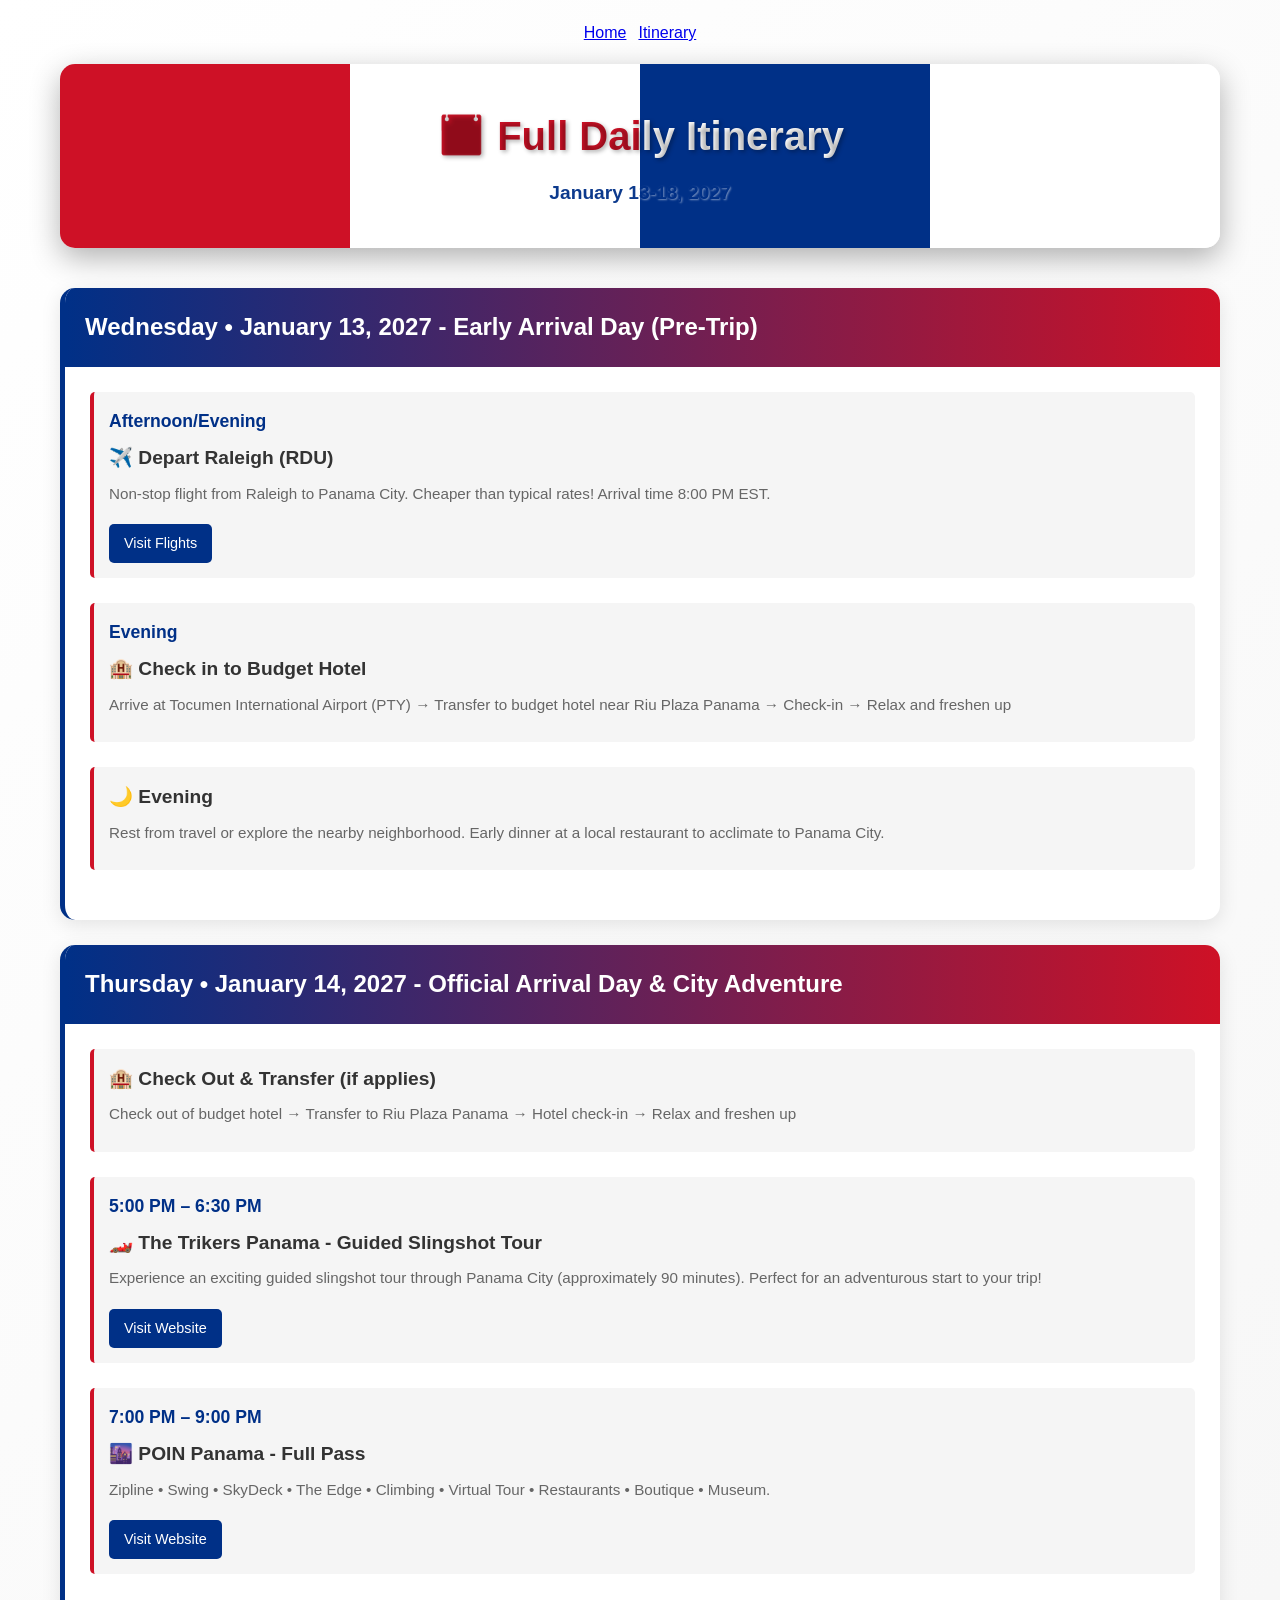
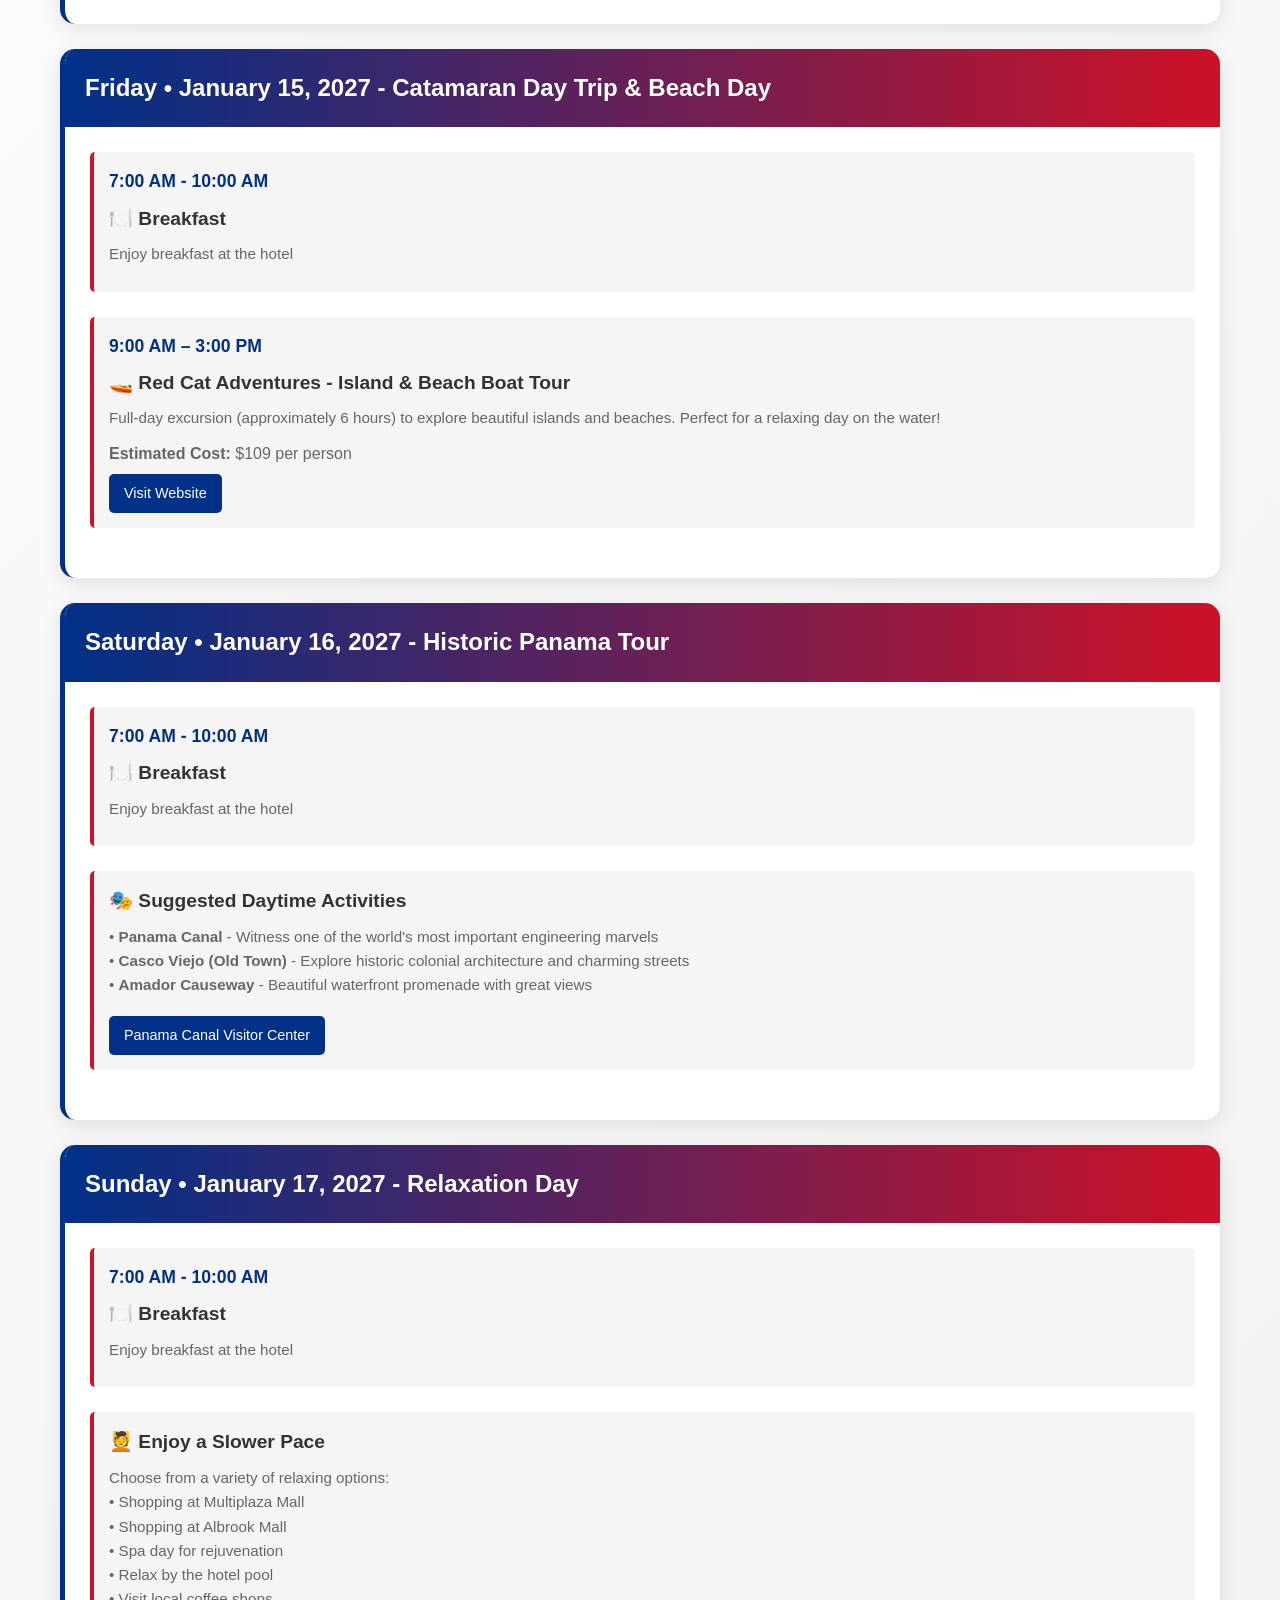
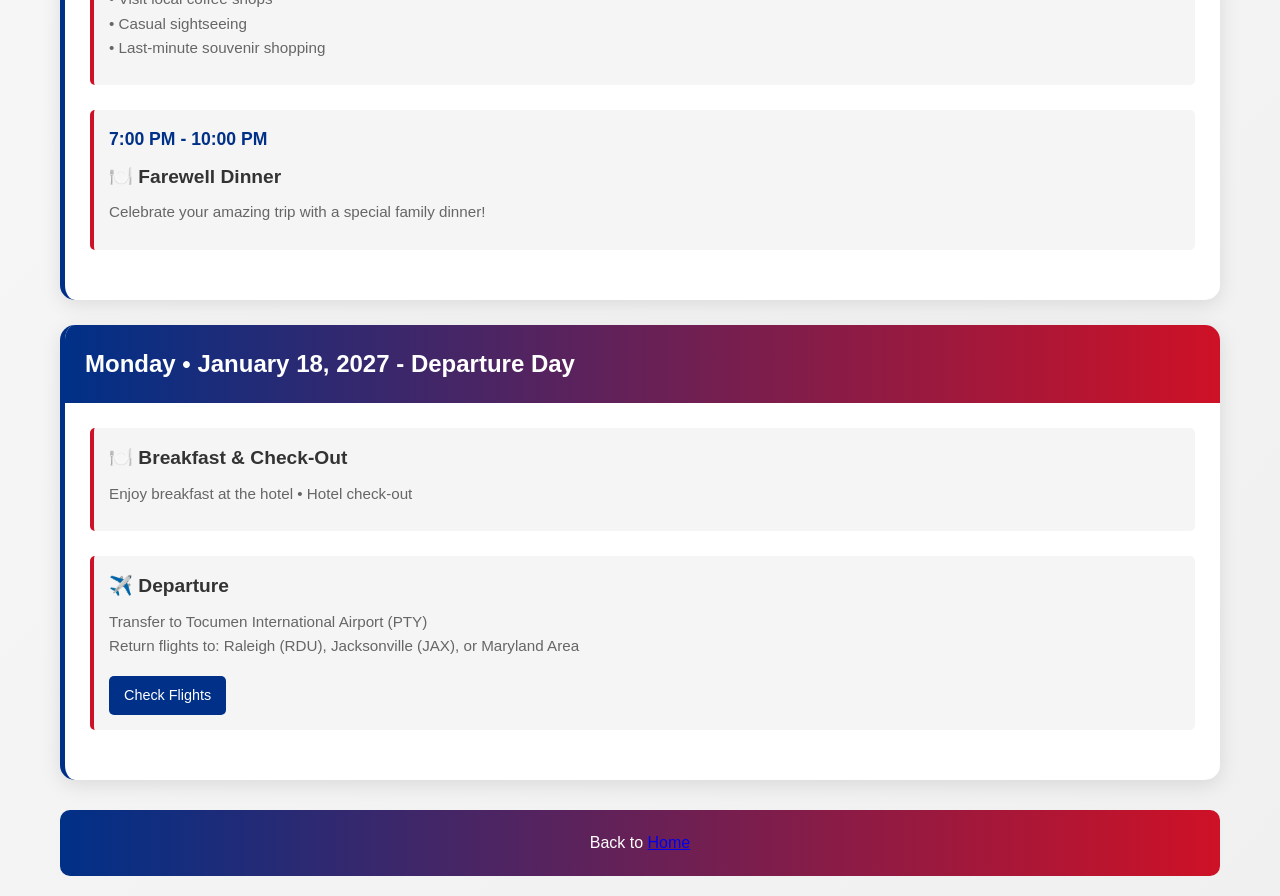
<file: panama-family-trip-2027/itinerary.html>
<!DOCTYPE html>
<html lang="en">
<head>
    <meta charset="UTF-8">
    <meta name="viewport" content="width=device-width, initial-scale=1.0">
    <title>Itinerary — Panama Family Trip</title>
    <link rel="stylesheet" href="assets/css/style.css">
</head>
<body>
    <div class="container">
        <nav style="display:flex;gap:12px;justify-content:center;margin-bottom:18px;">
            <a href="index.html">Home</a>
            <a href="itinerary.html">Itinerary</a>
        </nav>

        <header>
            <h1>📅 Full Daily Itinerary</h1>
            <p>January 13-18, 2027</p>
        </header>

        <div class="itinerary">
            <!-- Wednesday -->
            <div class="day-card">
                <div class="day-header">Wednesday • January 13, 2027 - Early Arrival Day (Pre-Trip)</div>
                <div class="day-content">
                    <div class="activity">
                        <div class="activity-time">Afternoon/Evening</div>
                        <div class="activity-title">✈️ Depart Raleigh (RDU)</div>
                        <div class="activity-description">
                            Non-stop flight from Raleigh to Panama City. Cheaper than typical rates! Arrival time 8:00 PM EST.
                        </div>
                        <a href="https://www.google.com/travel/flights" class="activity-link">Visit Flights</a>
                    </div>

                    <div class="activity">
                        <div class="activity-time">Evening</div>
                        <div class="activity-title">🏨 Check in to Budget Hotel</div>
                        <div class="activity-description">
                            Arrive at Tocumen International Airport (PTY) → Transfer to budget hotel near Riu Plaza Panama → Check-in → Relax and freshen up
                        </div>
                    </div>

                    <div class="activity">
                        <div class="activity-title">🌙 Evening</div>
                        <div class="activity-description">
                            Rest from travel or explore the nearby neighborhood. Early dinner at a local restaurant to acclimate to Panama City.
                        </div>
                    </div>
                </div>
            </div>

            <!-- Thursday -->
            <div class="day-card">
                <div class="day-header">Thursday • January 14, 2027 - Official Arrival Day & City Adventure</div>
                <div class="day-content">
                    <div class="activity">
                        <div class="activity-title">🏨 Check Out & Transfer (if applies)</div>
                        <div class="activity-description">
                            Check out of budget hotel → Transfer to Riu Plaza Panama → Hotel check-in → Relax and freshen up
                        </div>
                    </div>

                    <div class="activity">
                        <div class="activity-time">5:00 PM – 6:30 PM</div>
                        <div class="activity-title">🏎️ The Trikers Panama - Guided Slingshot Tour</div>
                        <div class="activity-description">
                            Experience an exciting guided slingshot tour through Panama City (approximately 90 minutes). Perfect for an adventurous start to your trip!
                        </div>
                        <a href="https://www.thetrikers.com/" class="activity-link">Visit Website</a>
                    </div>

                    <div class="activity">
                        <div class="activity-time">7:00 PM – 9:00 PM</div>
                        <div class="activity-title">🌆 POIN Panama - Full Pass</div>
                        <div class="activity-description">
                            Zipline • Swing • SkyDeck • The Edge • Climbing • Virtual Tour • Restaurants • Boutique • Museum.
                        </div>
                        <a href="https://poinpanama.com/en/" class="activity-link">Visit Website</a>
                    </div>
                </div>
            </div>

            <!-- Friday -->
            <div class="day-card">
                <div class="day-header">Friday • January 15, 2027 - Catamaran Day Trip & Beach Day</div>
                <div class="day-content">
                    <div class="activity">
                        <div class="activity-time">7:00 AM - 10:00 AM</div>
                        <div class="activity-title">🍽️ Breakfast</div>
                        <div class="activity-description">Enjoy breakfast at the hotel</div>
                    </div>

                    <div class="activity">
                        <div class="activity-time">9:00 AM – 3:00 PM</div>
                        <div class="activity-title">🚤 Red Cat Adventures - Island & Beach Boat Tour</div>
                        <div class="activity-description">
                            Full-day excursion (approximately 6 hours) to explore beautiful islands and beaches. Perfect for a relaxing day on the water!
                        </div>
                        <p style="margin-top: 10px; color: #666;"><strong>Estimated Cost:</strong> $109 per person</p>
                        <a href="https://www.redcatpanama.com" class="activity-link">Visit Website</a>
                    </div>
                </div>
            </div>

            <!-- Saturday -->
            <div class="day-card">
                <div class="day-header">Saturday • January 16, 2027 - Historic Panama Tour</div>
                <div class="day-content">
                    <div class="activity">
                        <div class="activity-time">7:00 AM - 10:00 AM</div>
                        <div class="activity-title">🍽️ Breakfast</div>
                        <div class="activity-description">Enjoy breakfast at the hotel</div>
                    </div>

                    <div class="activity">
                        <div class="activity-title">🎭 Suggested Daytime Activities</div>
                        <div class="activity-description">
                            • <strong>Panama Canal</strong> - Witness one of the world's most important engineering marvels<br>
                            • <strong>Casco Viejo (Old Town)</strong> - Explore historic colonial architecture and charming streets<br>
                            • <strong>Amador Causeway</strong> - Beautiful waterfront promenade with great views
                        </div>
                        <a href="https://visitcanaldepanama.com" class="activity-link">Panama Canal Visitor Center</a>
                    </div>
                </div>
            </div>

            <!-- Sunday -->
            <div class="day-card">
                <div class="day-header">Sunday • January 17, 2027 - Relaxation Day</div>
                <div class="day-content">
                    <div class="activity">
                        <div class="activity-time">7:00 AM - 10:00 AM</div>
                        <div class="activity-title">🍽️ Breakfast</div>
                        <div class="activity-description">Enjoy breakfast at the hotel</div>
                    </div>

                    <div class="activity">
                        <div class="activity-title">💆 Enjoy a Slower Pace</div>
                        <div class="activity-description">
                            Choose from a variety of relaxing options:<br>
                            • Shopping at Multiplaza Mall<br>
                            • Shopping at Albrook Mall<br>
                            • Spa day for rejuvenation<br>
                            • Relax by the hotel pool<br>
                            • Visit local coffee shops<br>
                            • Casual sightseeing<br>
                            • Last-minute souvenir shopping
                        </div>
                    </div>

                    <div class="activity">
                        <div class="activity-time">7:00 PM - 10:00 PM</div>
                        <div class="activity-title">🍽️ Farewell Dinner</div>
                        <div class="activity-description">
                            Celebrate your amazing trip with a special family dinner!
                        </div>
                    </div>
                </div>
            </div>

            <!-- Monday -->
            <div class="day-card">
                <div class="day-header">Monday • January 18, 2027 - Departure Day</div>
                <div class="day-content">
                    <div class="activity">
                        <div class="activity-title">🍽️ Breakfast & Check-Out</div>
                        <div class="activity-description">
                            Enjoy breakfast at the hotel • Hotel check-out
                        </div>
                    </div>

                    <div class="activity">
                        <div class="activity-title">✈️ Departure</div>
                        <div class="activity-description">
                            Transfer to Tocumen International Airport (PTY)<br>
                            Return flights to: Raleigh (RDU), Jacksonville (JAX), or Maryland Area
                        </div>
                        <a href="https://www.google.com/travel/flights" class="activity-link">Check Flights</a>
                    </div>
                </div>
            </div>
        </div>

        <footer style="margin-top:20px;text-align:center;">
            <p>Back to <a href="index.html">Home</a></p>
        </footer>
    </div>

    <script src="assets/js/countdown.js"></script>
</body>
</html>
</file>
<file: panama-family-trip-2027/assets/css/style.css>
/* Extracted styles from original index.html */
* {
    margin: 0;
    padding: 0;
    box-sizing: border-box;
}

body {
    font-family: 'Segoe UI', Tahoma, Geneva, Verdana, sans-serif;
    background: linear-gradient(135deg, #FFFFFF 0%, #F0F0F0 100%);
    color: #333;
    line-height: 1.6;
}

.container {
    max-width: 1200px;
    margin: 0 auto;
    padding: 20px;
}

header {
    background: linear-gradient(90deg, #CE1126 0%, #CE1126 25%, #FFFFFF 25%, #FFFFFF 50%, #003087 50%, #003087 75%, #FFFFFF 75%, #FFFFFF 100%);
    color: white;
    padding: 40px 20px;
    border-radius: 15px;
    text-align: center;
    margin-bottom: 40px;
    box-shadow: 0 10px 30px rgba(0,0,0,0.3);
}

header h1 {
    font-size: 2.5em;
    margin-bottom: 10px;
    text-shadow: 2px 2px 4px rgba(0,0,0,0.3);
    background: linear-gradient(90deg, #FFFFFF 0%, #FFFFFF 25%, #CE1126 25%, #CE1126 50%, #FFFFFF 50%, #FFFFFF 75%, #003087 75%, #003087 100%);
    -webkit-background-clip: text;
    -webkit-text-fill-color: transparent;
    background-clip: text;
    font-weight: bold;
}

header p {
    font-size: 1.2em;
    opacity: 0.95;
    color: #003087;
    font-weight: bold;
    text-shadow: 1px 1px 2px rgba(255,255,255,0.5);
}

.countdown-section {
    background: linear-gradient(135deg, #CE1126 0%, #FFFFFF 50%, #003087 100%);
    color: white;
    padding: 40px 20px;
    border-radius: 15px;
    text-align: center;
    margin-bottom: 40px;
    box-shadow: 0 10px 30px rgba(0,0,0,0.3);
}

.countdown-section h2 {
    font-size: 2em;
    margin-bottom: 20px;
    text-shadow: 2px 2px 4px rgba(0,0,0,0.2);
    color: #003087;
}

.countdown-timer {
    display: grid;
    grid-template-columns: repeat(auto-fit, minmax(100px, 1fr));
    gap: 15px;
    max-width: 600px;
    margin: 0 auto;
}

.countdown-unit {
    background: rgba(255,255,255,0.25);
    padding: 20px;
    border-radius: 10px;
    backdrop-filter: blur(10px);
    border: 2px solid rgba(255,255,255,0.4);
}

.countdown-value {
    font-size: 2.5em;
    font-weight: bold;
    display: block;
    margin-bottom: 8px;
    color: white;
}

.countdown-label {
    font-size: 0.9em;
    opacity: 0.95;
    text-transform: uppercase;
    letter-spacing: 1px;
    color: white;
}

.pre-trip-section {
    background: white;
    padding: 30px;
    border-radius: 15px;
    margin-bottom: 30px;
    box-shadow: 0 5px 20px rgba(0,0,0,0.1);
    border-left: 5px solid #CE1126;
    border-top: 5px solid #003087;
}

.pre-trip-section h2 {
    color: #003087;
    margin-bottom: 15px;
    border-bottom: 3px solid #CE1126;
    padding-bottom: 10px;
    font-size: 1.5em;
}

.pre-trip-grid {
    display: grid;
    grid-template-columns: 1fr 1fr;
    gap: 25px;
    margin-bottom: 20px;
}

.pre-trip-item {
    background: #f9f9f9;
    padding: 20px;
    border-radius: 10px;
    border-left: 4px solid #CE1126;
}

.pre-trip-item h3 {
    color: #CE1126;
    margin-bottom: 12px;
    font-size: 1.2em;
}

.pre-trip-item p {
    margin: 8px 0;
    color: #333;
}

.pre-trip-item strong {
    color: #003087;
}

.savings-badge {
    display: inline-block;
    background: #CE1126;
    color: white;
    padding: 8px 15px;
    border-radius: 20px;
    font-size: 0.9em;
    font-weight: bold;
    margin-top: 10px;
}

.hotel-section {
    background: white;
    padding: 30px;
    border-radius: 15px;
    margin-bottom: 30px;
    box-shadow: 0 5px 20px rgba(0,0,0,0.1);
    border-top: 5px solid #CE1126;
}

.hotel-section h2 {
    color: #003087;
    margin-bottom: 15px;
    border-bottom: 3px solid #CE1126;
    padding-bottom: 10px;
}

.hotel-info {
    display: grid;
    grid-template-columns: 1fr 1fr;
    gap: 20px;
    margin-bottom: 20px;
}

.hotel-info p {
    margin: 8px 0;
}

.hotel-info strong {
    color: #CE1126;
}

.booking-button {
    display: inline-block;
    background: #003087;
    color: white;
    padding: 12px 25px;
    border-radius: 8px;
    text-decoration: none;
    font-weight: bold;
    transition: all 0.3s ease;
    margin-top: 10px;
    margin-right: 10px;
    cursor: pointer;
    border: none;
}

.booking-button:hover {
    background: #CE1126;
    transform: translateY(-2px);
    box-shadow: 0 5px 15px rgba(206,17,38,0.3);
}

.itinerary {
    margin-bottom: 30px;
}

.day-card {
    background: white;
    border-radius: 15px;
    overflow: hidden;
    margin-bottom: 25px;
    box-shadow: 0 5px 20px rgba(0,0,0,0.1);
    transition: transform 0.3s ease;
    border-left: 5px solid #003087;
}

.day-card:hover {
    transform: translateY(-5px);
}

.day-header {
    background: linear-gradient(90deg, #003087 0%, #CE1126 100%);
    color: white;
    padding: 20px;
    font-size: 1.5em;
    font-weight: bold;
}

.day-content {
    padding: 25px;
}

.activity {
    margin-bottom: 25px;
    padding: 15px;
    background: #f5f5f5;
    border-left: 4px solid #CE1126;
    border-radius: 5px;
}

.activity-time {
    color: #003087;
    font-weight: bold;
    margin-bottom: 8px;
    font-size: 1.1em;
}

.activity-title {
    color: #333;
    font-size: 1.2em;
    font-weight: bold;
    margin-bottom: 8px;
}

.activity-description {
    color: #666;
    margin-bottom: 10px;
    font-size: 0.95em;
}

.activity-link {
    display: inline-block;
    background: #003087;
    color: white;
    padding: 8px 15px;
    border-radius: 5px;
    text-decoration: none;
    font-size: 0.9em;
    margin-top: 8px;
    transition: all 0.3s ease;
}

.activity-link:hover {
    background: #CE1126;
}

.section-title {
    color: white;
    font-size: 2em;
    margin-bottom: 25px;
    text-shadow: 2px 2px 4px rgba(0,0,0,0.2);
    padding: 20px;
    background: linear-gradient(90deg, #003087 0%, #CE1126 100%);
    border-radius: 10px;
}

.links-section {
    background: white;
    padding: 30px;
    border-radius: 15px;
    margin-bottom: 30px;
    box-shadow: 0 5px 20px rgba(0,0,0,0.1);
    border-top: 5px solid #003087;
}

.links-section h2 {
    color: #CE1126;
    margin-bottom: 20px;
    border-bottom: 3px solid #003087;
    padding-bottom: 10px;
}

.links-grid {
    display: grid;
    grid-template-columns: repeat(auto-fit, minmax(250px, 1fr));
    gap: 15px;
}

.link-item {
    background: #f9f9f9;
    padding: 15px;
    border-radius: 8px;
    border: 2px solid #E0E0E0;
    transition: all 0.3s ease;
}

.link-item:hover {
    background: #f0f0f0;
    border-color: #003087;
    box-shadow: 0 3px 10px rgba(0,48,135,0.2);
}

.link-item a {
    color: #003087;
    text-decoration: none;
    font-weight: bold;
}

.link-item a:hover {
    color: #CE1126;
}

.budget-section {
    background: white;
    padding: 30px;
    border-radius: 15px;
    margin-bottom: 30px;
    box-shadow: 0 5px 20px rgba(0,0,0,0.1);
    border-top: 5px solid #CE1126;
}

.budget-section h2 {
    color: #003087;
    margin-bottom: 20px;
    border-bottom: 3px solid #CE1126;
    padding-bottom: 10px;
}

.budget-table {
    width: 100%;
    border-collapse: collapse;
}

.budget-table th {
    background: linear-gradient(90deg, #003087 0%, #CE1126 100%);
    color: white;
    padding: 12px;
    text-align: left;
    font-weight: bold;
}

.budget-table td {
    padding: 12px;
    border-bottom: 1px solid #e0e0e0;
}

.budget-table tr:nth-child(even) {
    background: #f9f9f9;
}

.tips-section {
    background: white;
    padding: 30px;
    border-radius: 15px;
    margin-bottom: 30px;
    box-shadow: 0 5px 20px rgba(0,0,0,0.1);
    border-top: 5px solid #003087;
}

.tips-section h2 {
    color: #CE1126;
    margin-bottom: 20px;
    border-bottom: 3px solid #003087;
    padding-bottom: 10px;
}

.tips-grid {
    display: grid;
    grid-template-columns: repeat(auto-fit, minmax(250px, 1fr));
    gap: 15px;
}

.tip {
    background: #e3f2fd;
    padding: 15px;
    border-radius: 8px;
    border-left: 4px solid #003087;
    display: flex;
    align-items: flex-start;
}

.tip::before {
    content: "✓";
    color: #CE1126;
    font-weight: bold;
    margin-right: 12px;
    font-size: 1.3em;
    flex-shrink: 0;
}

.farewell {
    background: linear-gradient(90deg, #CE1126 0%, #FFFFFF 50%, #003087 100%);
    color: #333;
    padding: 30px;
    border-radius: 15px;
    text-align: center;
    margin-bottom: 30px;
    box-shadow: 0 5px 20px rgba(0,0,0,0.1);
}

.farewell h2 {
    font-size: 1.8em;
    margin-bottom: 10px;
    color: #003087;
}

.farewell p {
    color: #333;
}

footer {
    background: linear-gradient(90deg, #003087 0%, #CE1126 100%);
    color: white;
    text-align: center;
    padding: 20px;
    border-radius: 10px;
    margin-top: 30px;
}

@media (max-width: 768px) {
    header h1 {
        font-size: 1.8em;
    }

    .countdown-section h2 {
        font-size: 1.5em;
    }

    .countdown-timer {
        grid-template-columns: repeat(2, 1fr);
    }

    .countdown-value {
        font-size: 2em;
    }

    .hotel-info {
        grid-template-columns: 1fr;
    }

    .pre-trip-grid {
        grid-template-columns: 1fr;
    }

    .links-grid {
        grid-template-columns: 1fr;
    }

    .tips-grid {
        grid-template-columns: 1fr;
    }

    .day-header {
        font-size: 1.2em;
    }
}
</file>
